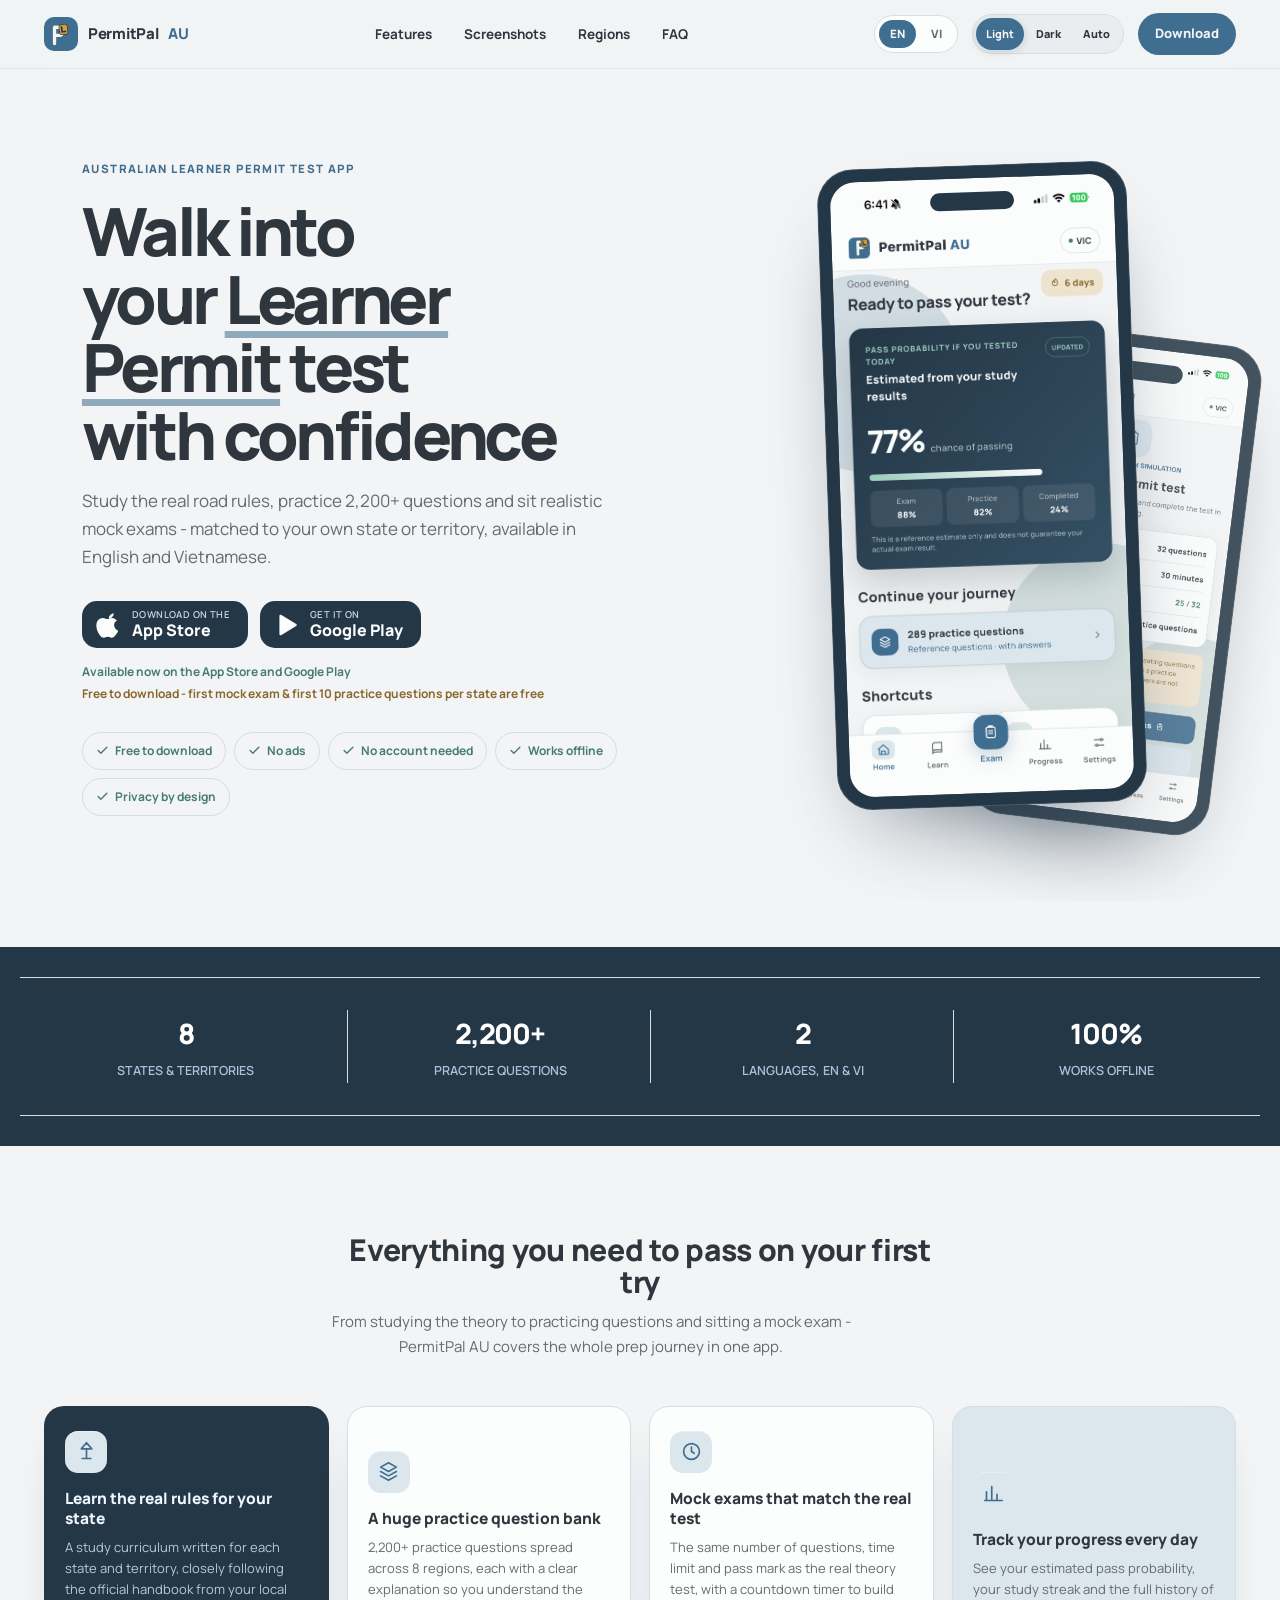
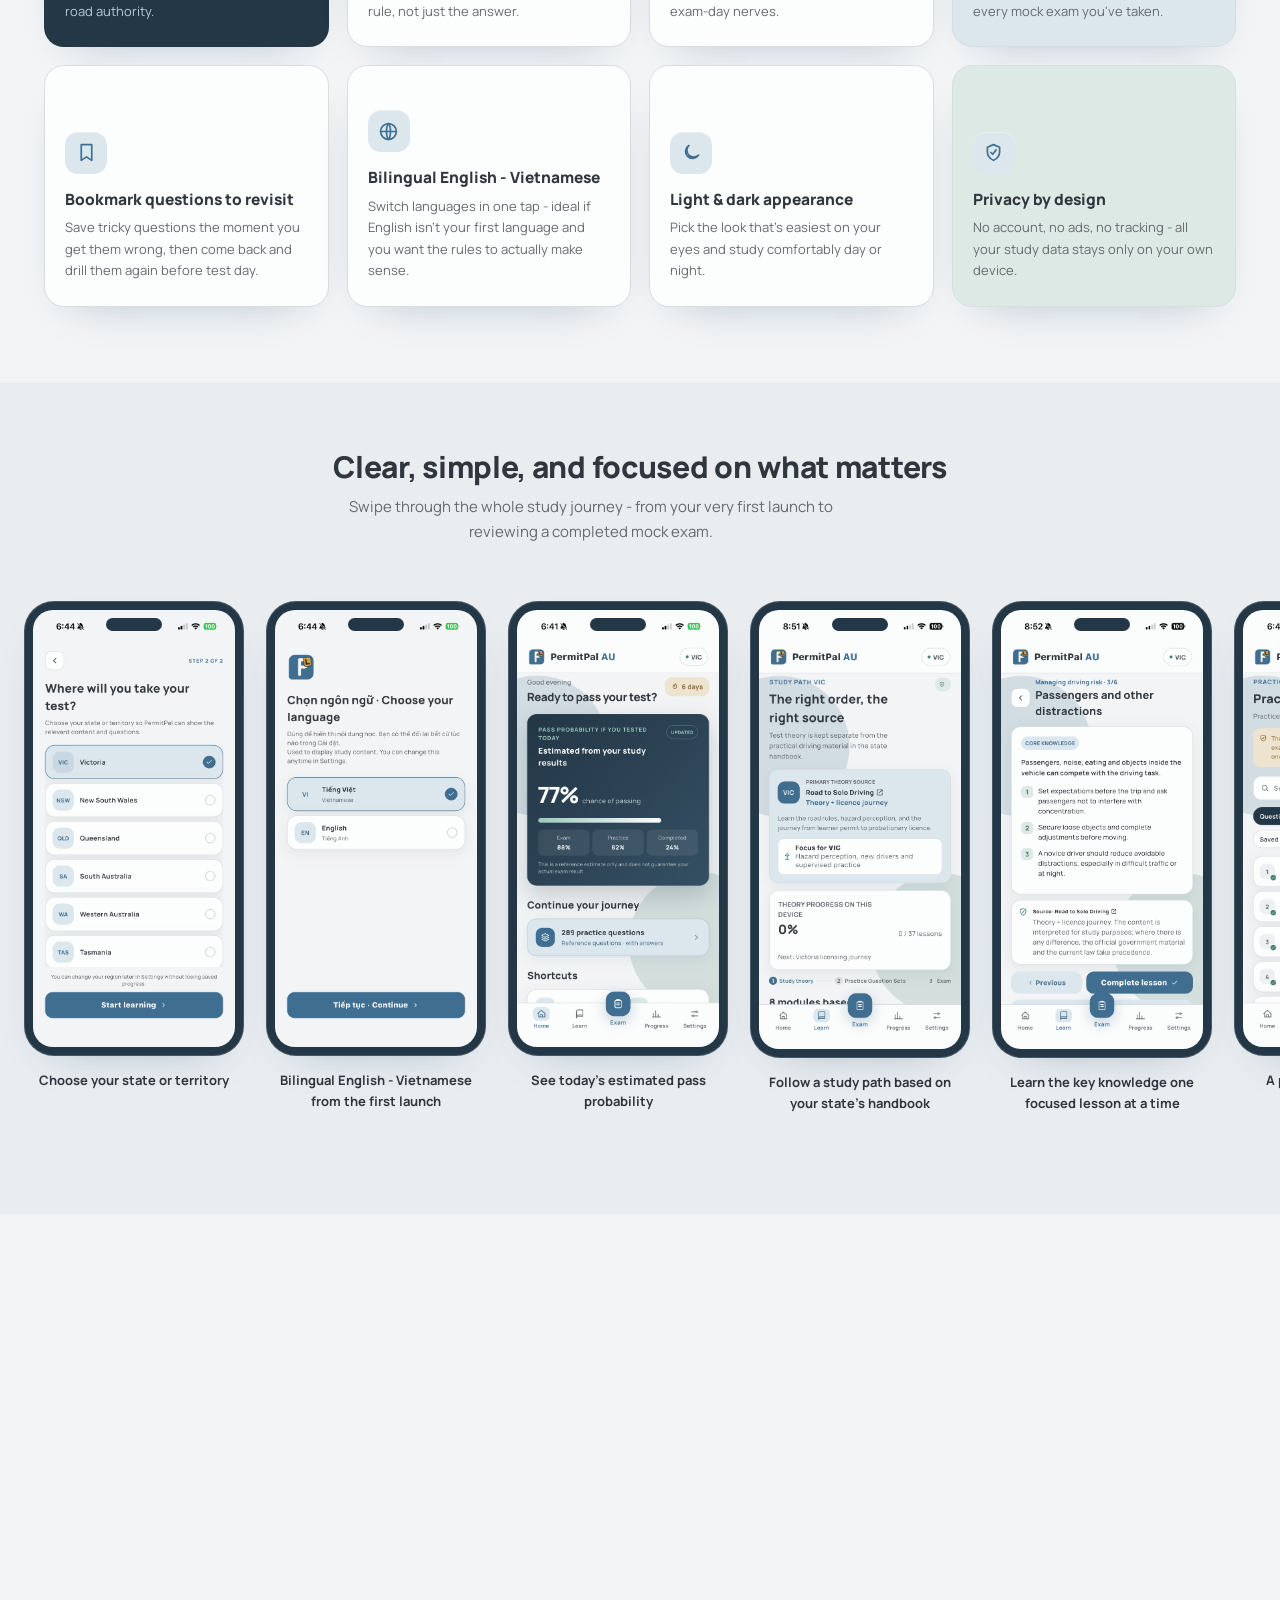
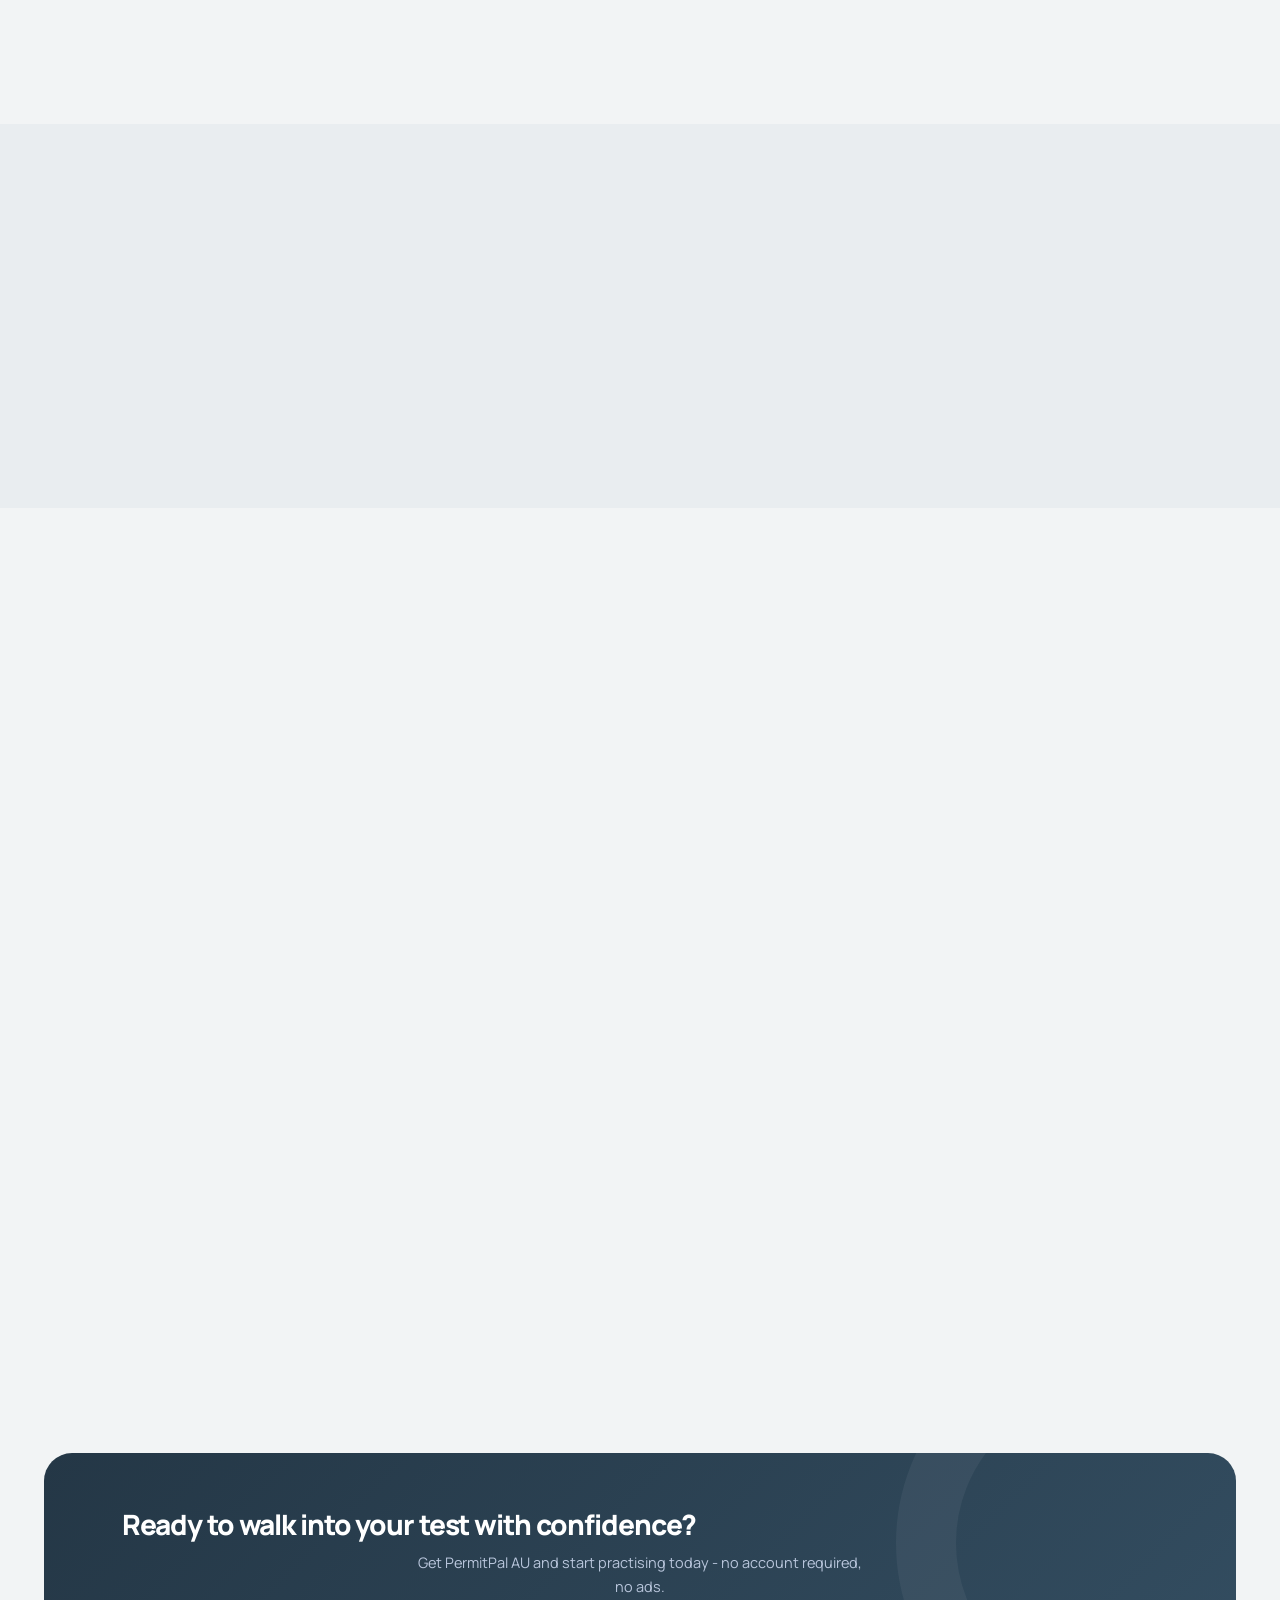
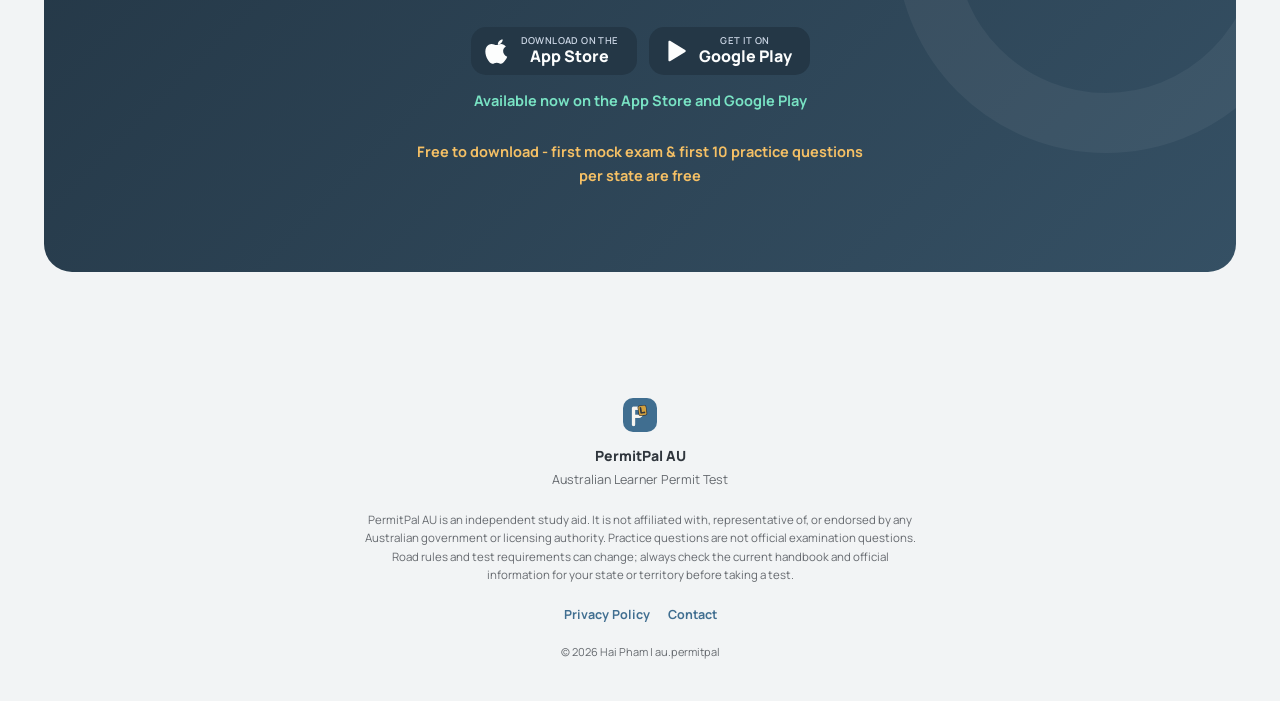
<file: index.html>
<!doctype html>
<html lang="en">
  <head>
    <meta charset="UTF-8" />
    <meta name="viewport" content="width=device-width, initial-scale=1.0" />
    <meta
      name="description"
      content="PermitPal AU - study and practice app for the Australian Learner Permit theory test, real content for all 8 states &amp; territories, bilingual English-Vietnamese, works fully offline."
    />
    <title>PermitPal AU - Australian Learner Permit Test prep, by state</title>
    <meta name="apple-itunes-app" content="app-id=6799612112" />
    <link
      rel="icon"
      type="image/png"
      sizes="32x32"
      href="/assets/favicon-32-7gtIOHCT.png"
    />
    <link
      rel="apple-touch-icon"
      sizes="180x180"
      href="/assets/apple-touch-icon-DotVtr8G.png"
    />
    <meta name="theme-color" content="#f2f4f5" />
    <script>
      try {
        var t = localStorage.getItem("permitpal-theme") || "light";
        if (t !== "system") document.documentElement.dataset.theme = t;
      } catch (e) {}
    </script>
    <script type="module" crossorigin src="/assets/main-BIEl1_uS.js"></script>
    <link rel="stylesheet" crossorigin href="/assets/style-BYxWeM2y.css">
  </head>
  <body>
    <div id="root"></div>
  </body>
</html>
</file>
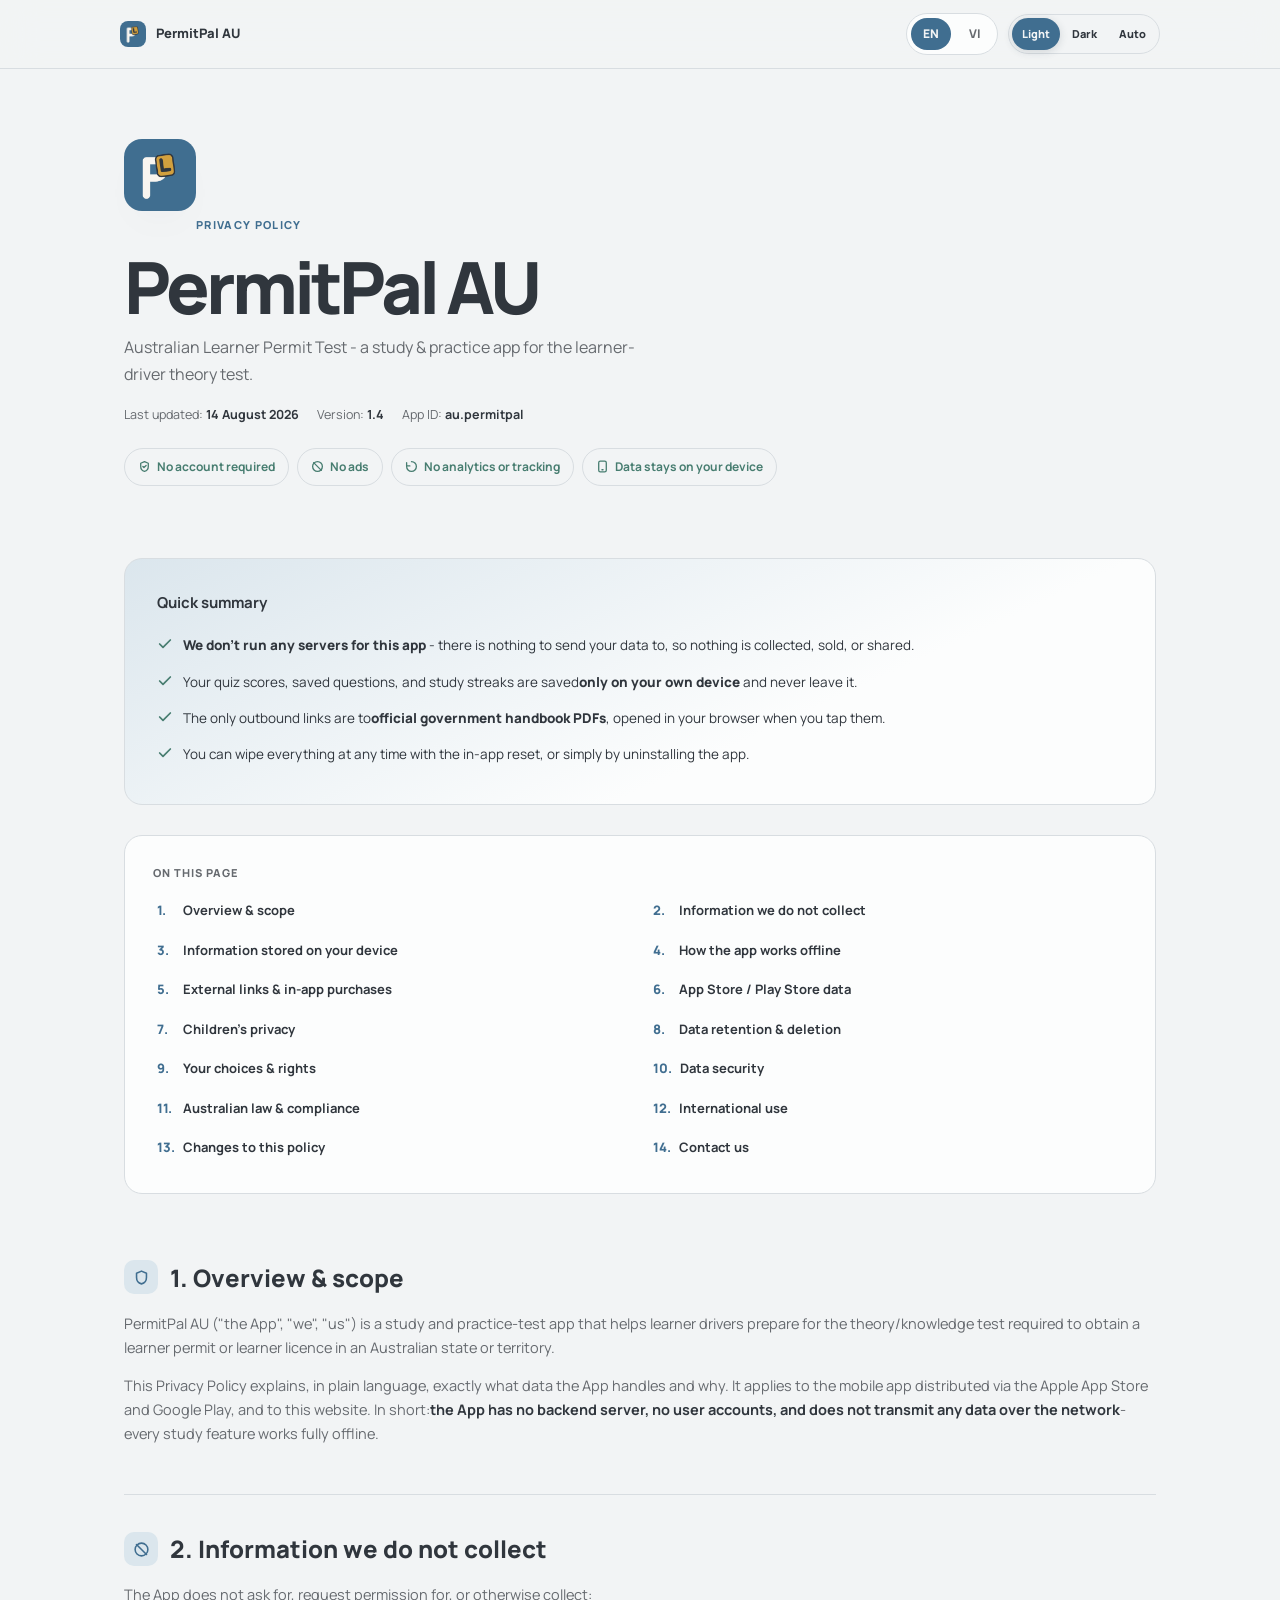
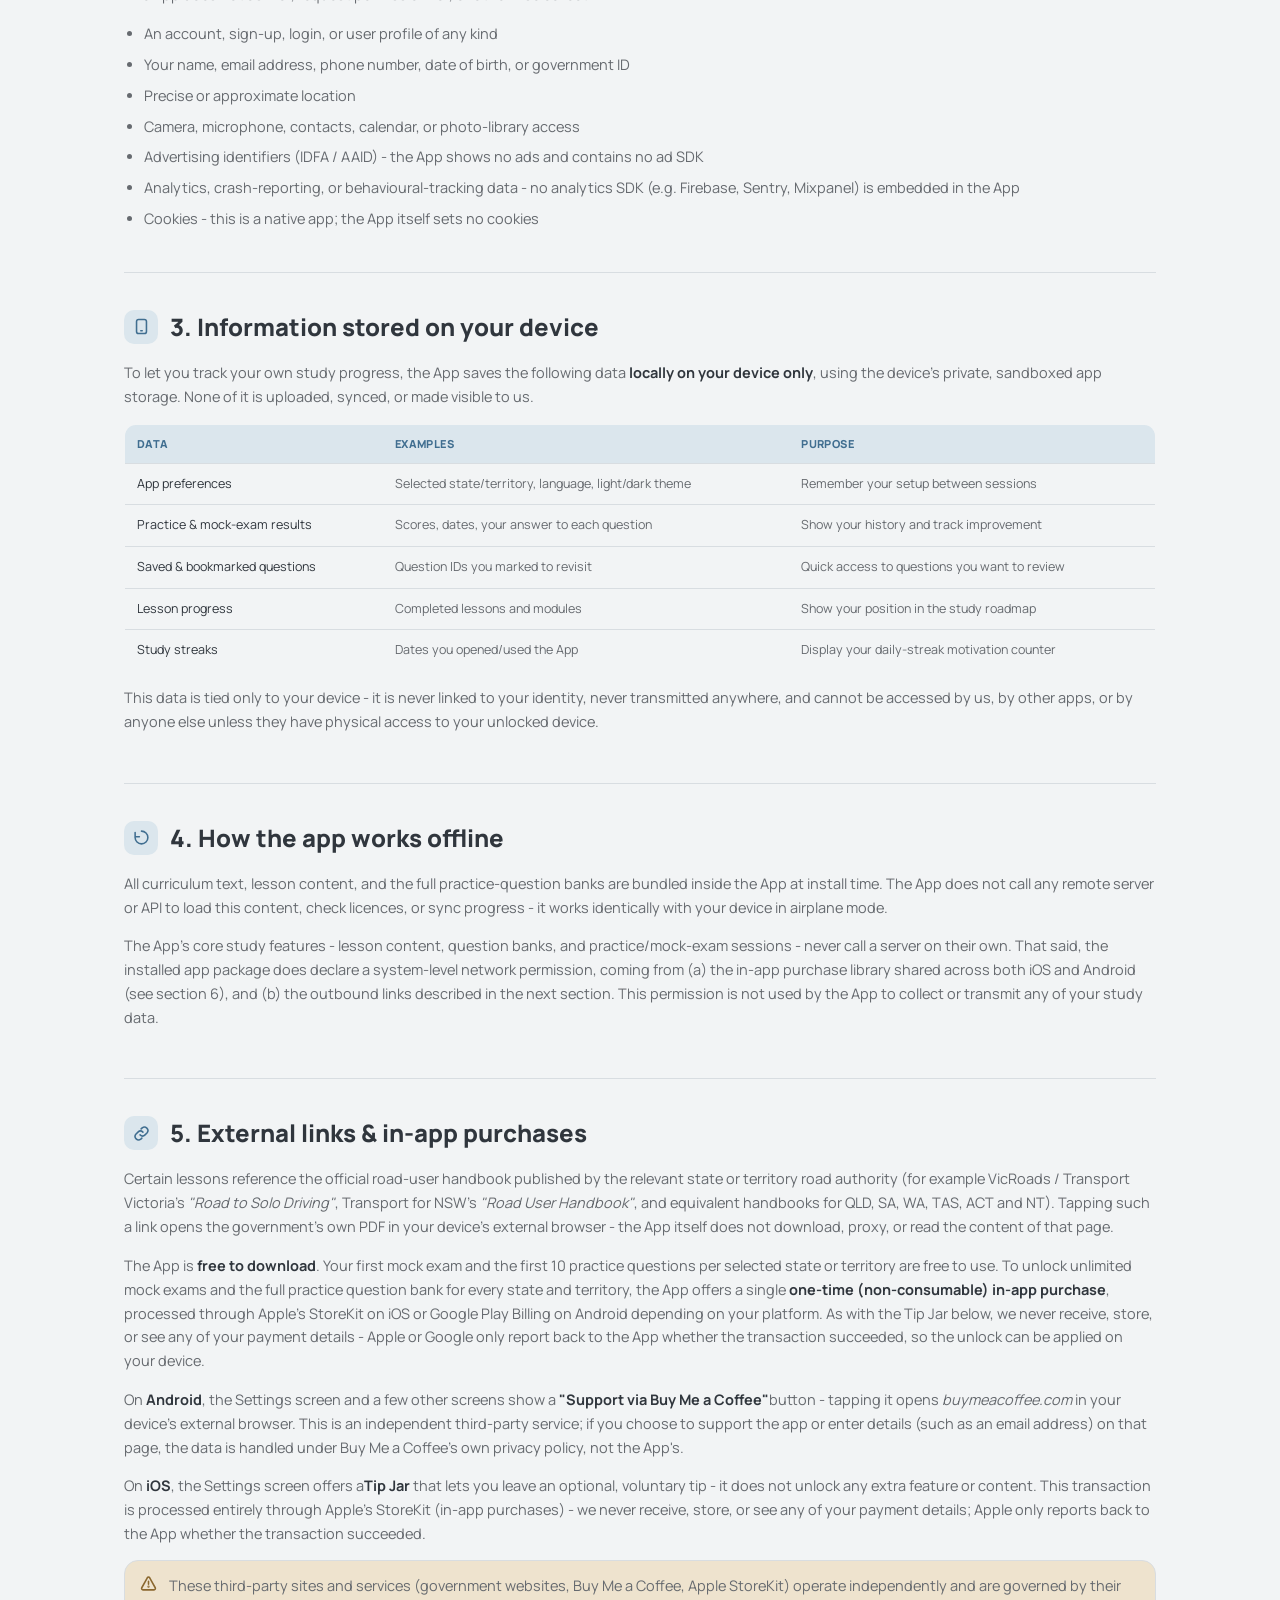
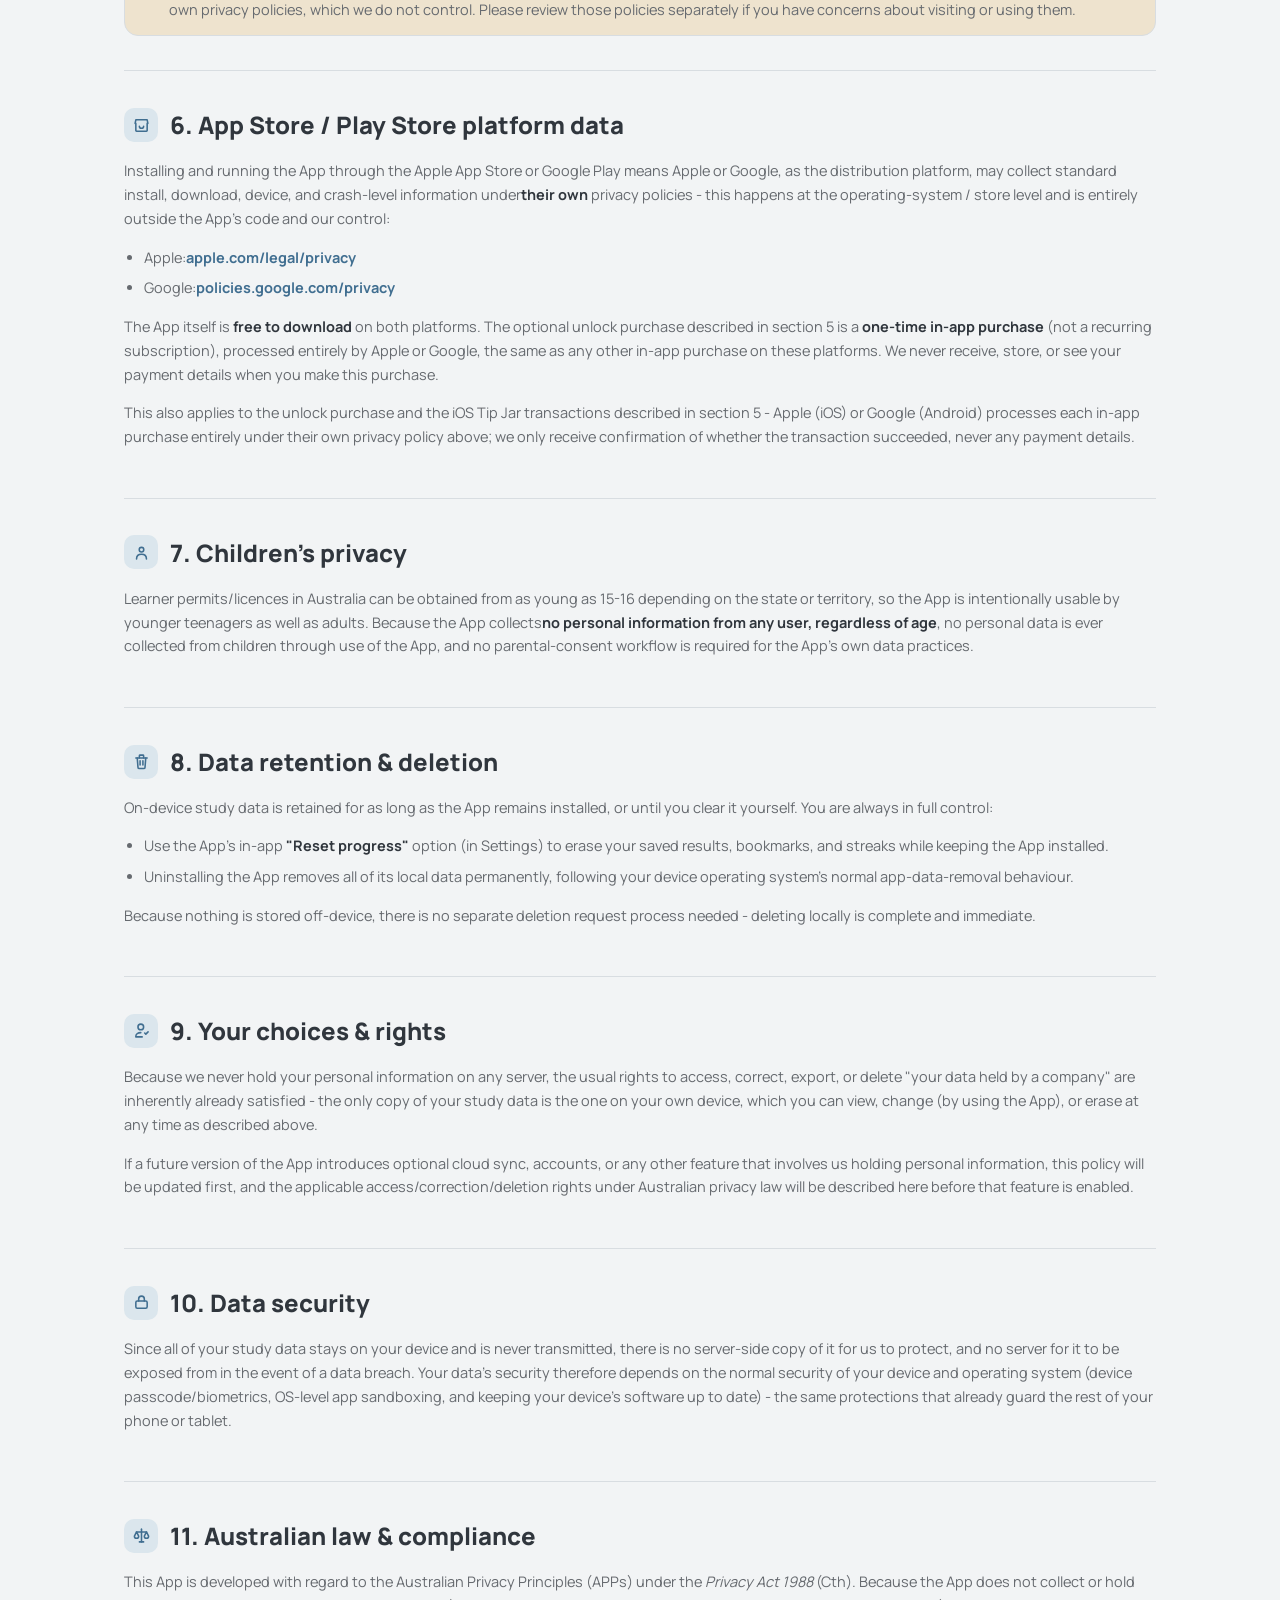
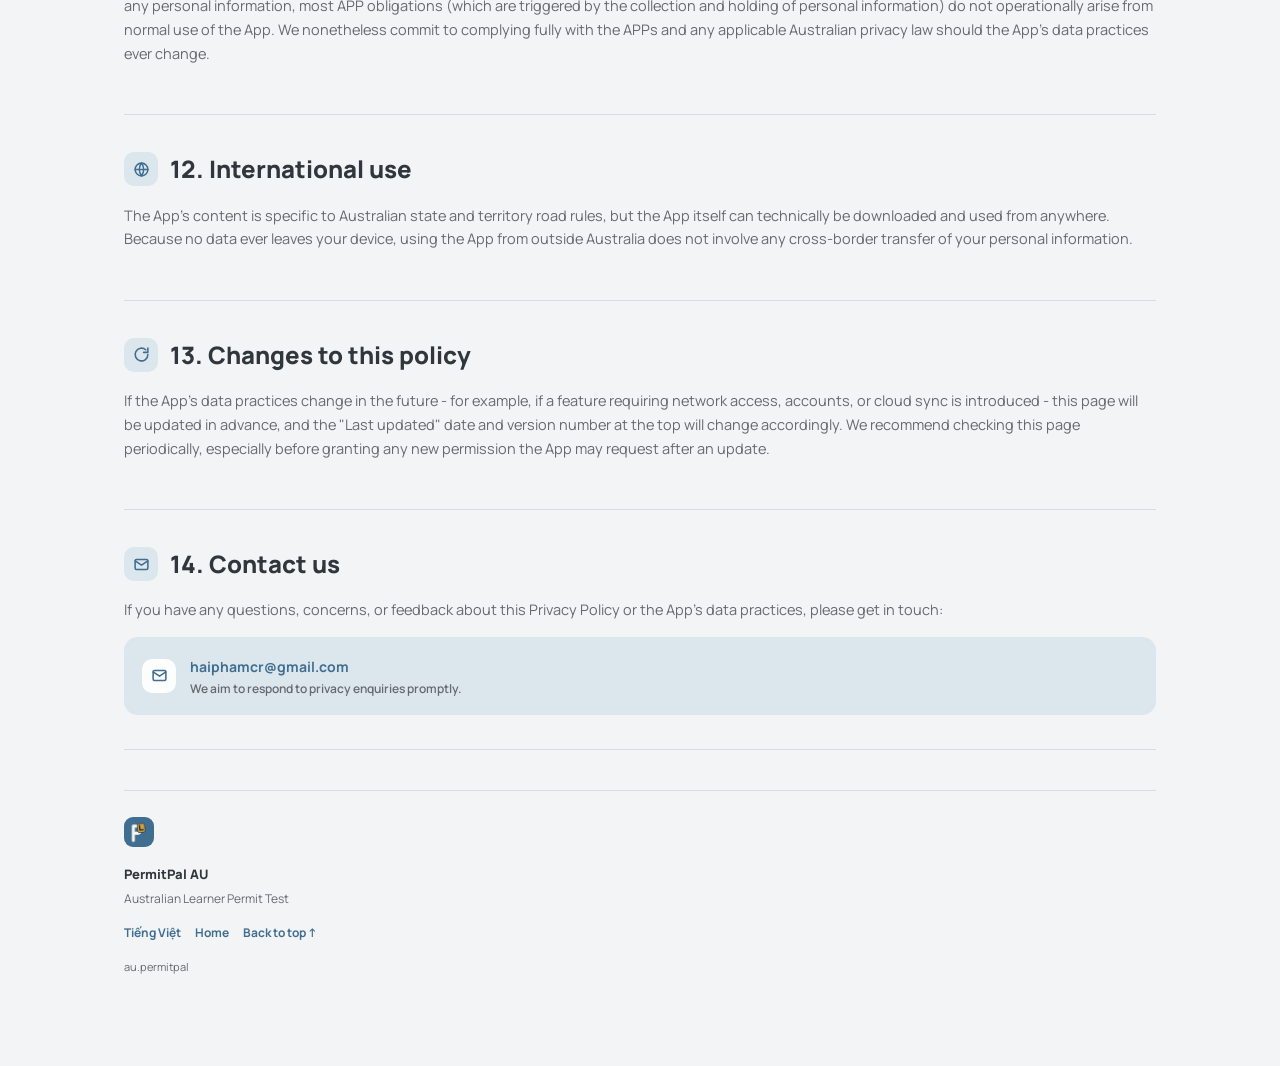
<file: privacy-policy-en.html>
<!doctype html>
<html lang="en">
  <head>
    <meta charset="UTF-8" />
    <meta name="viewport" content="width=device-width, initial-scale=1.0" />
    <title>Privacy Policy - PermitPal AU</title>
    <link
      rel="icon"
      type="image/png"
      sizes="32x32"
      href="/assets/favicon-32-7gtIOHCT.png"
    />
    <link
      rel="apple-touch-icon"
      sizes="180x180"
      href="/assets/apple-touch-icon-DotVtr8G.png"
    />
    <meta name="theme-color" content="#f2f4f5" />
    <script>
      try {
        var t = localStorage.getItem("permitpal-theme") || "light";
        if (t !== "system") document.documentElement.dataset.theme = t;
      } catch (e) {}
    </script>
    <script type="module" crossorigin src="/assets/main-BIEl1_uS.js"></script>
    <link rel="stylesheet" crossorigin href="/assets/policy-CAajFNbD.css">
  </head>
  <body>
    <div id="root"></div>
  </body>
</html>
</file>
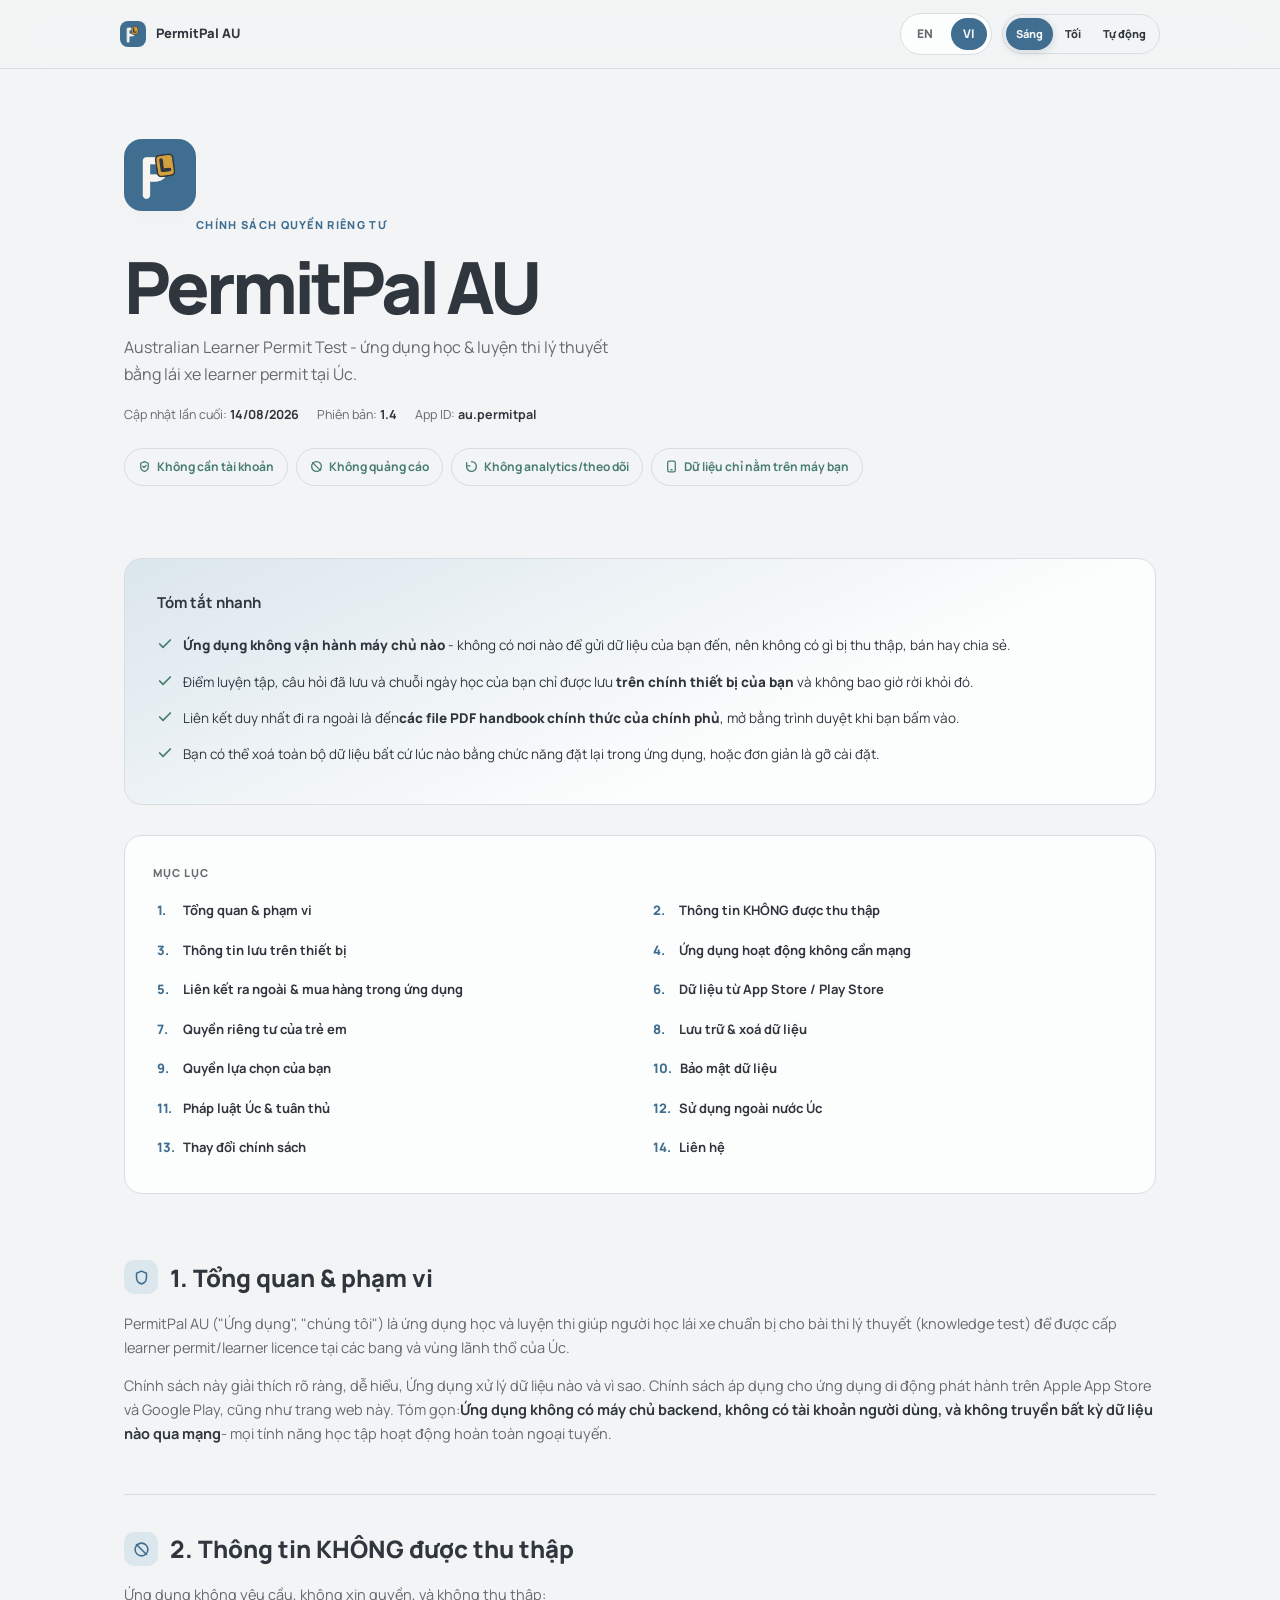
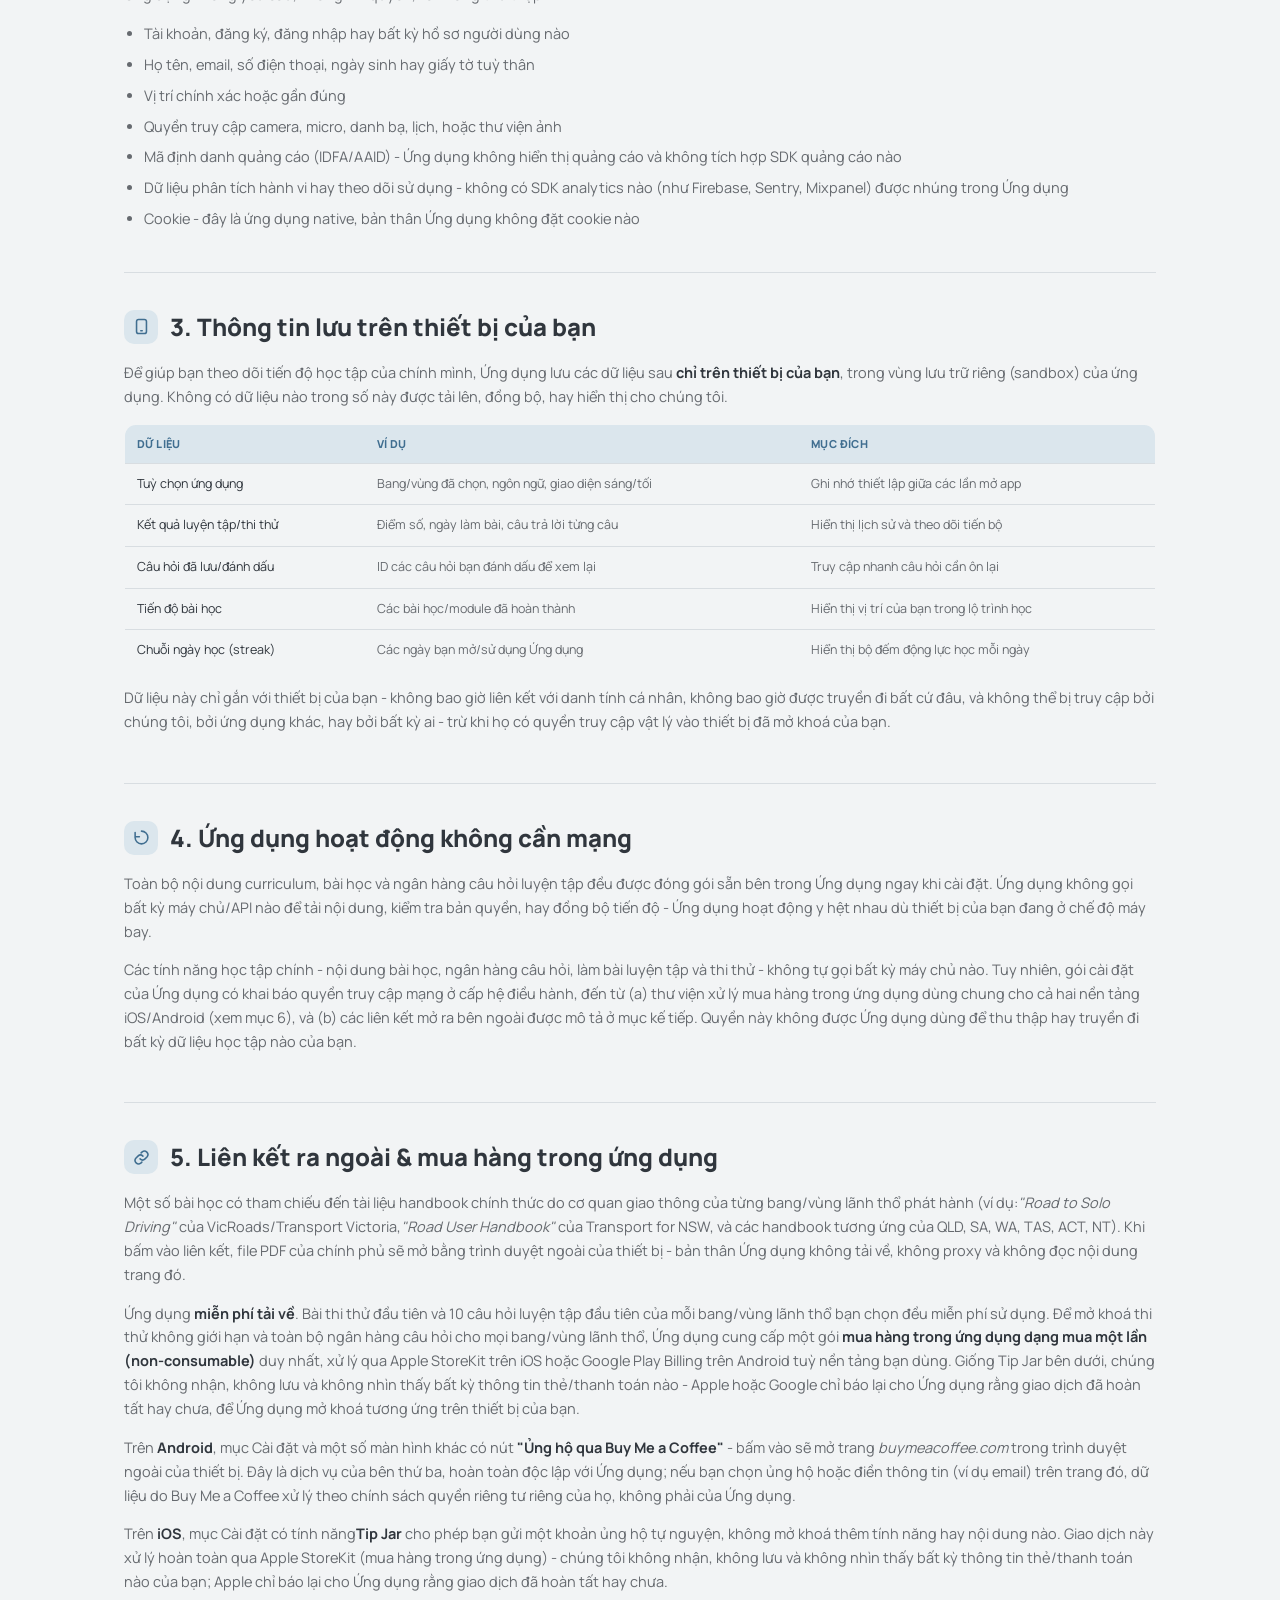
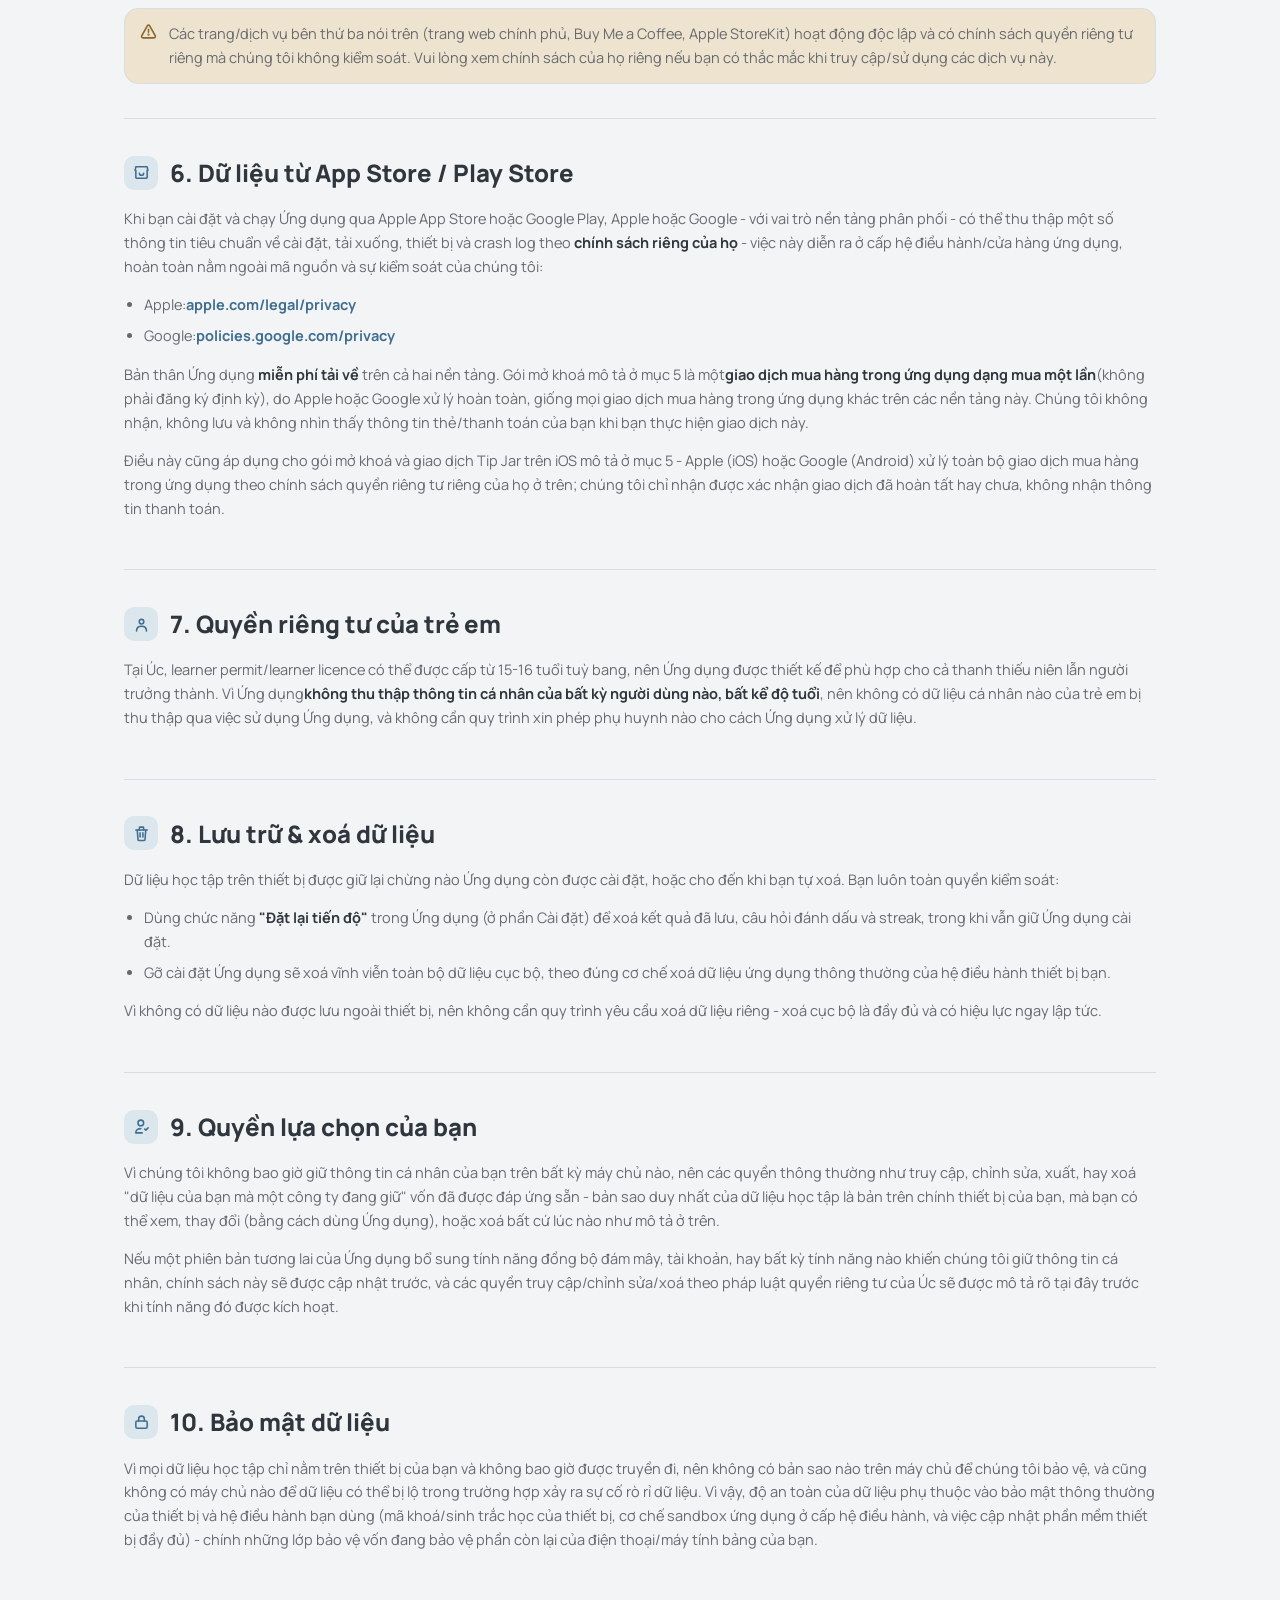
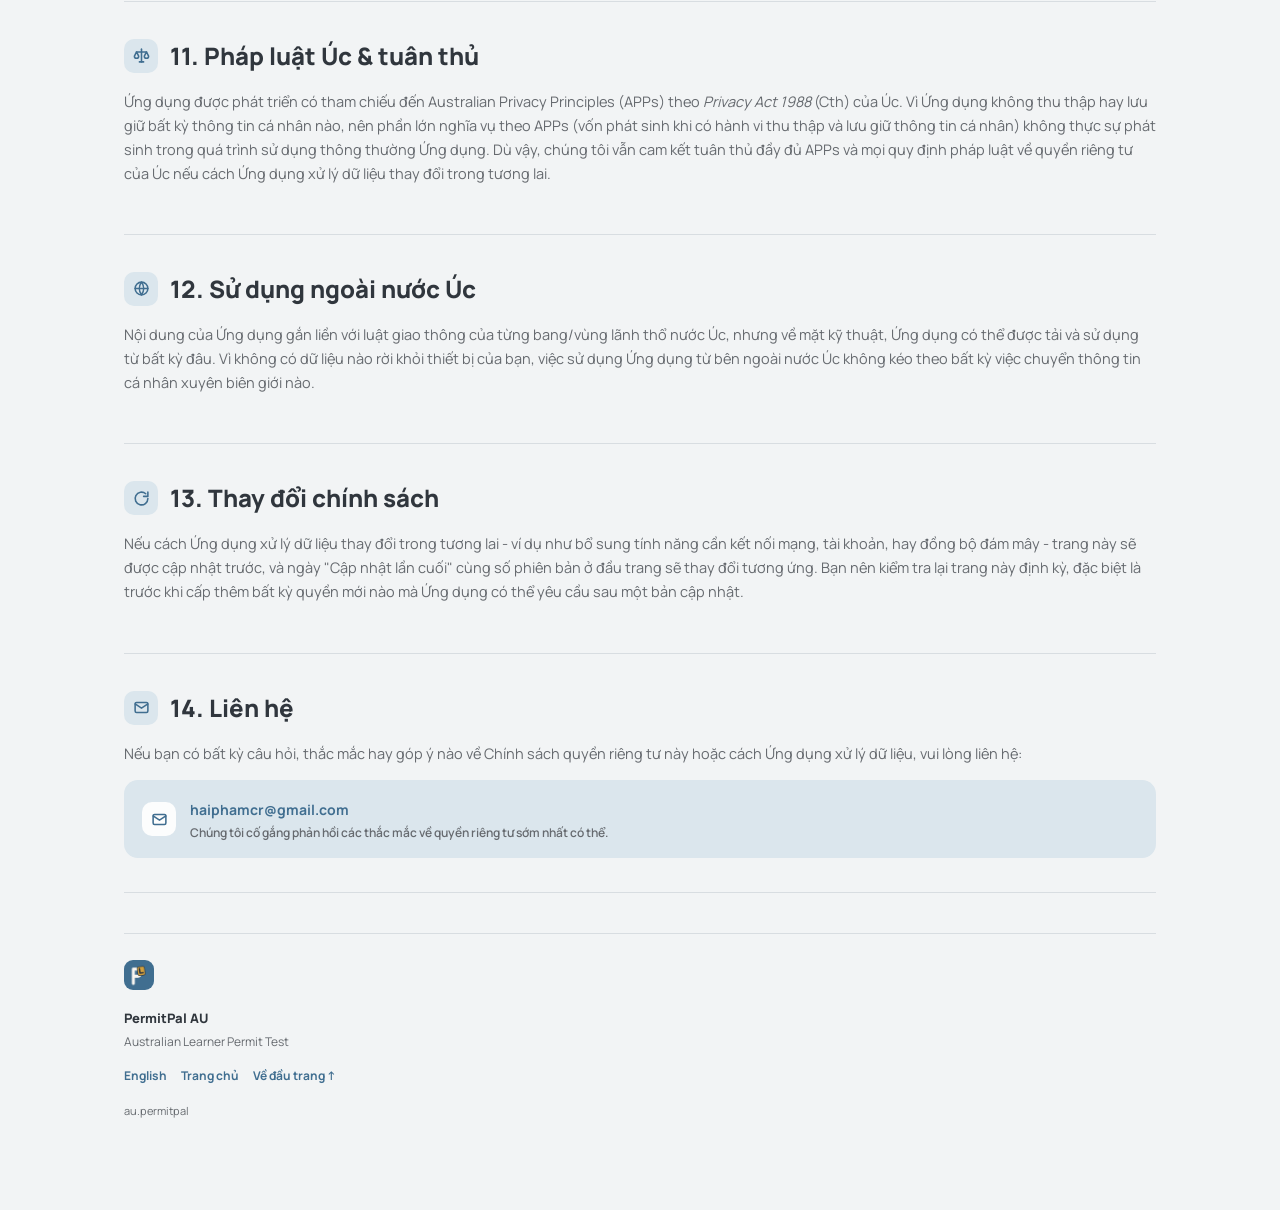
<file: privacy-policy.html>
<!doctype html>
<html lang="vi">
  <head>
    <meta charset="UTF-8" />
    <meta name="viewport" content="width=device-width, initial-scale=1.0" />
    <title>Chính sách quyền riêng tư - PermitPal AU</title>
    <link
      rel="icon"
      type="image/png"
      sizes="32x32"
      href="/assets/favicon-32-7gtIOHCT.png"
    />
    <link
      rel="apple-touch-icon"
      sizes="180x180"
      href="/assets/apple-touch-icon-DotVtr8G.png"
    />
    <meta name="theme-color" content="#f2f4f5" />
    <script>
      try {
        var t = localStorage.getItem("permitpal-theme") || "light";
        if (t !== "system") document.documentElement.dataset.theme = t;
      } catch (e) {}
    </script>
    <script type="module" crossorigin src="/assets/main-BIEl1_uS.js"></script>
    <link rel="stylesheet" crossorigin href="/assets/policy-CAajFNbD.css">
  </head>
  <body>
    <div id="root"></div>
  </body>
</html>
</file>
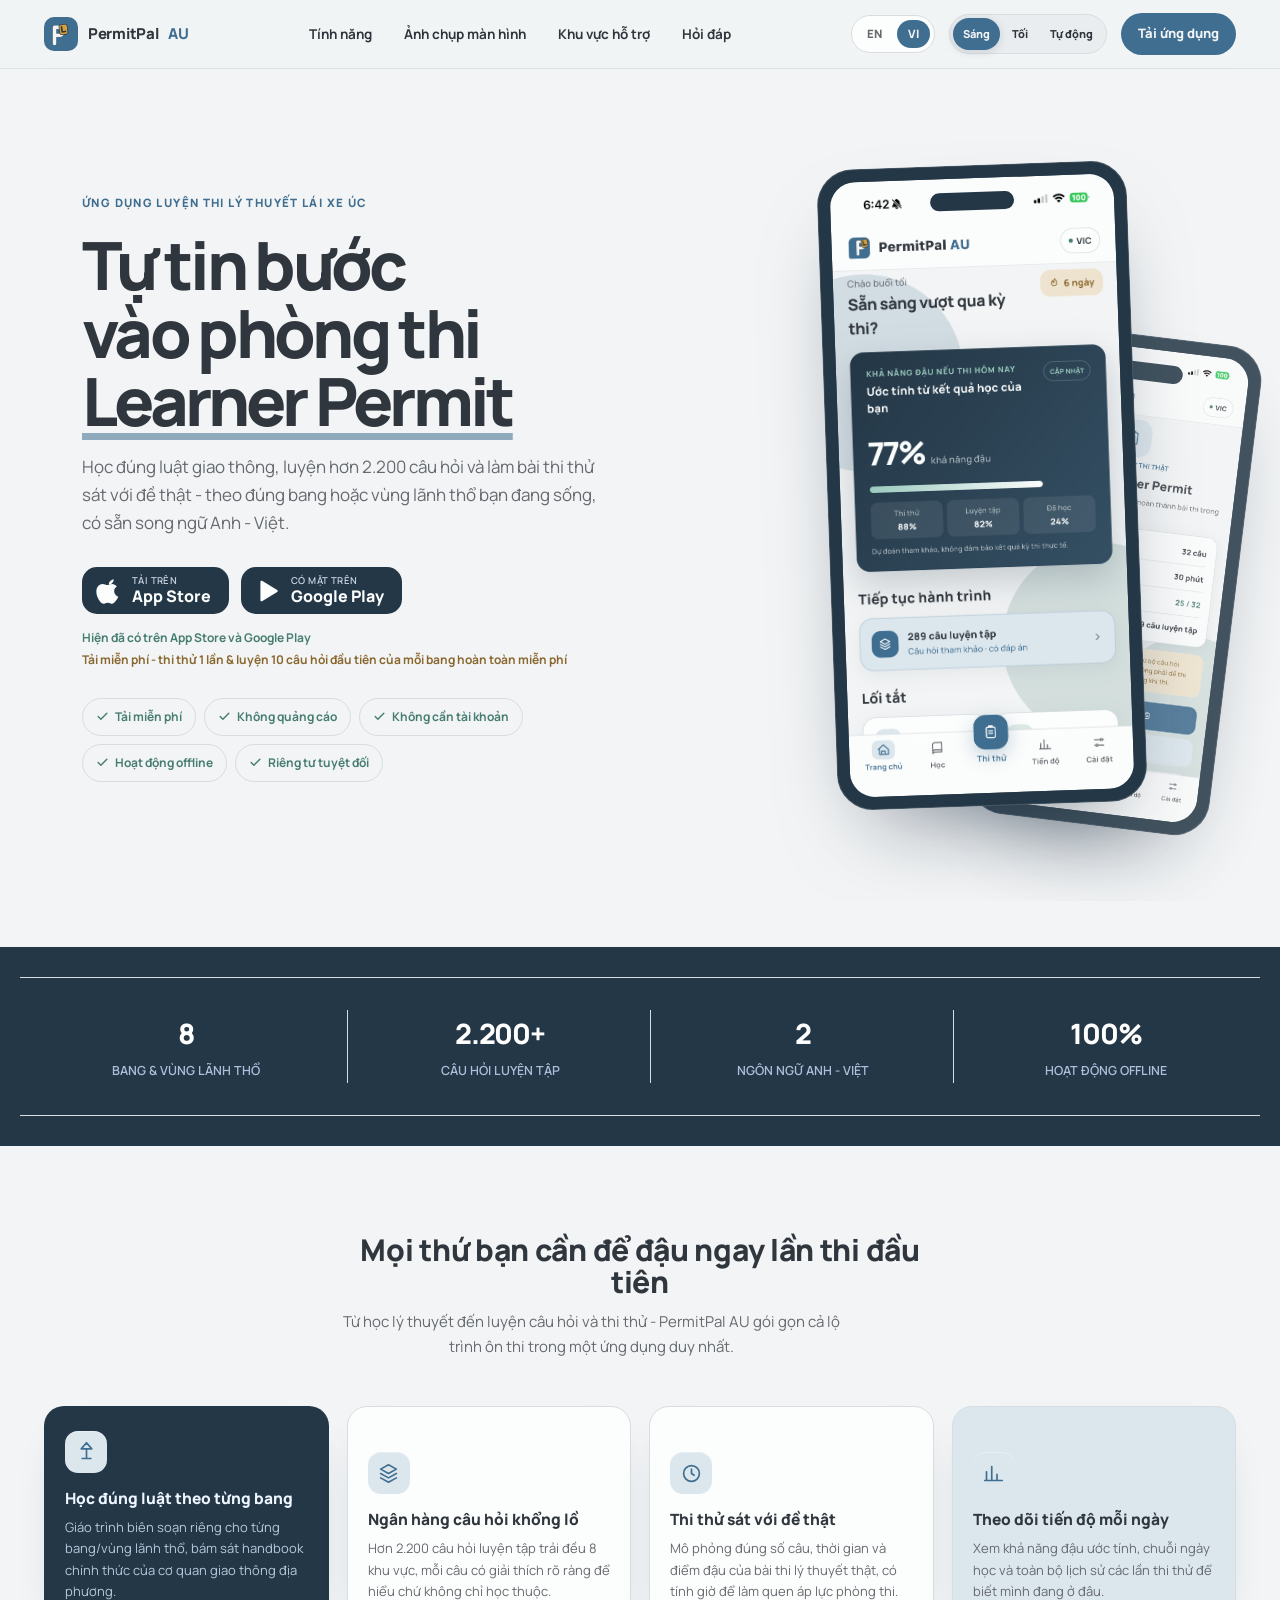
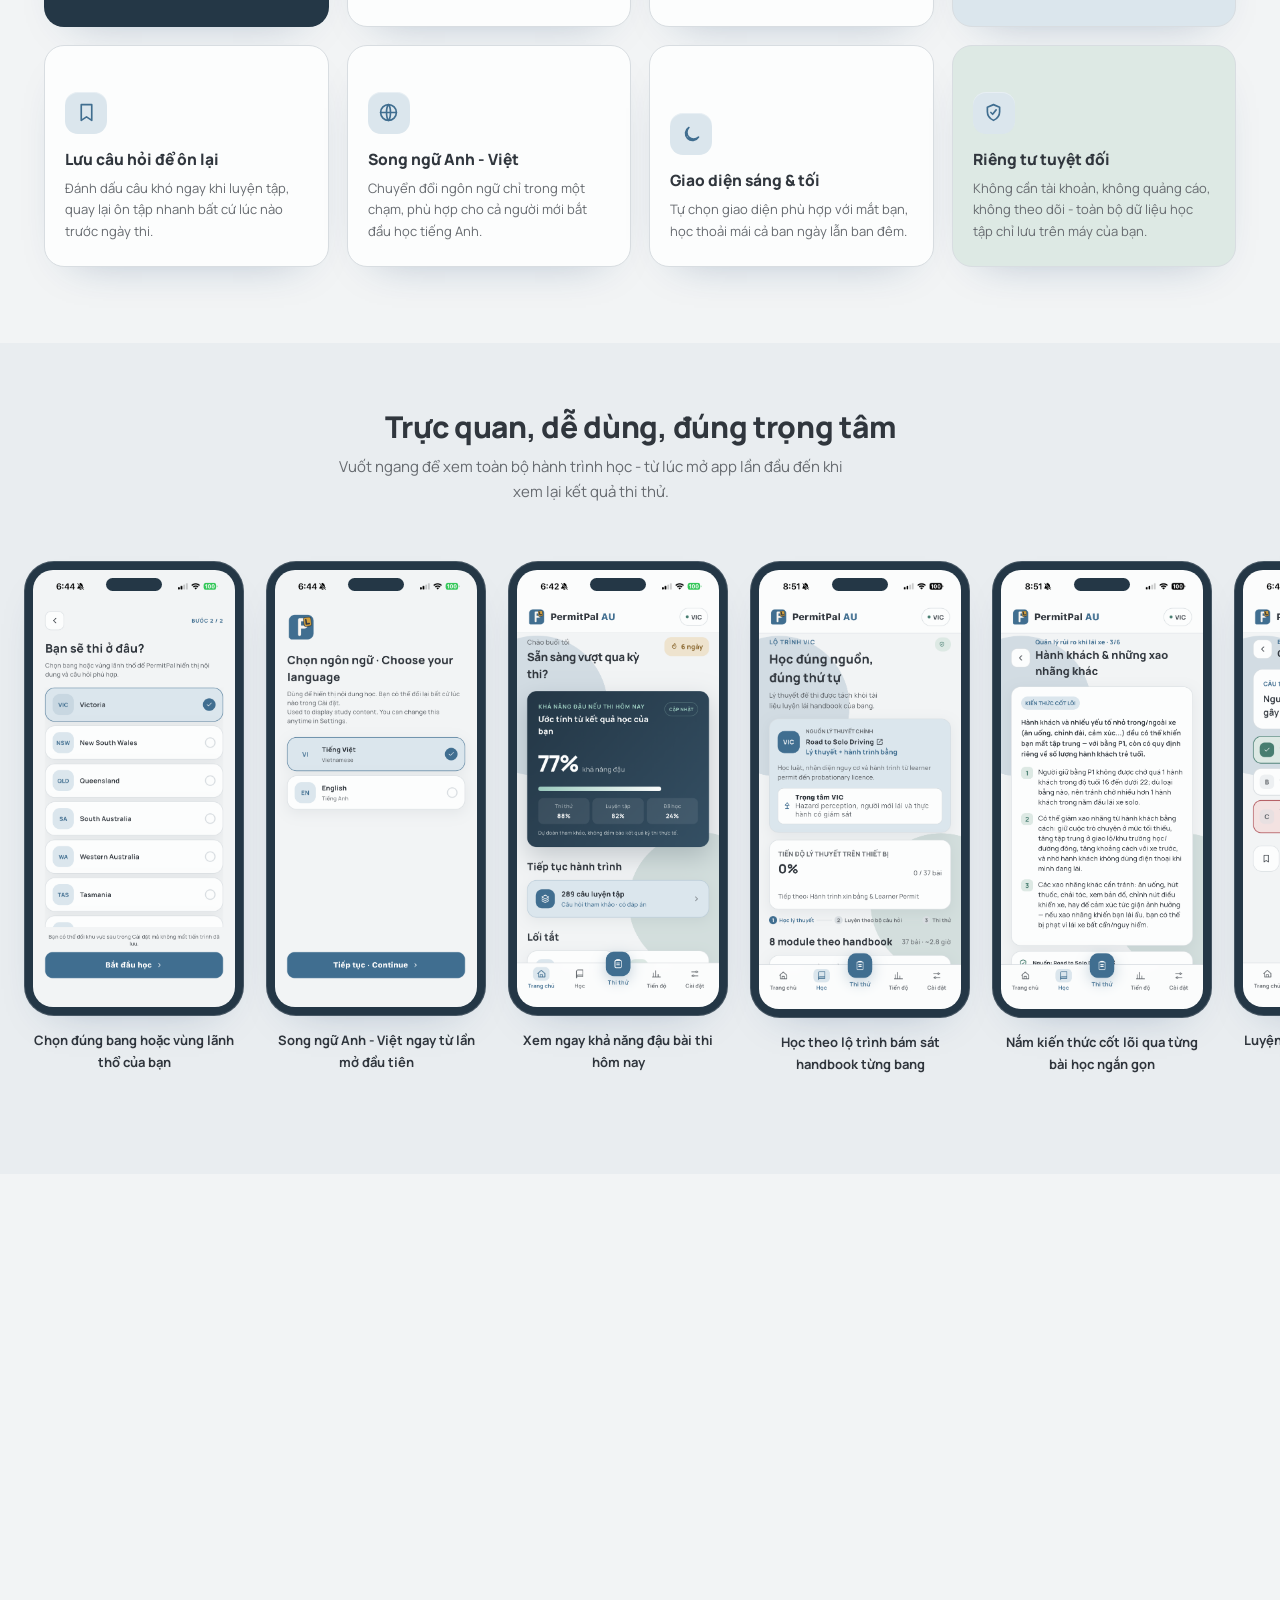
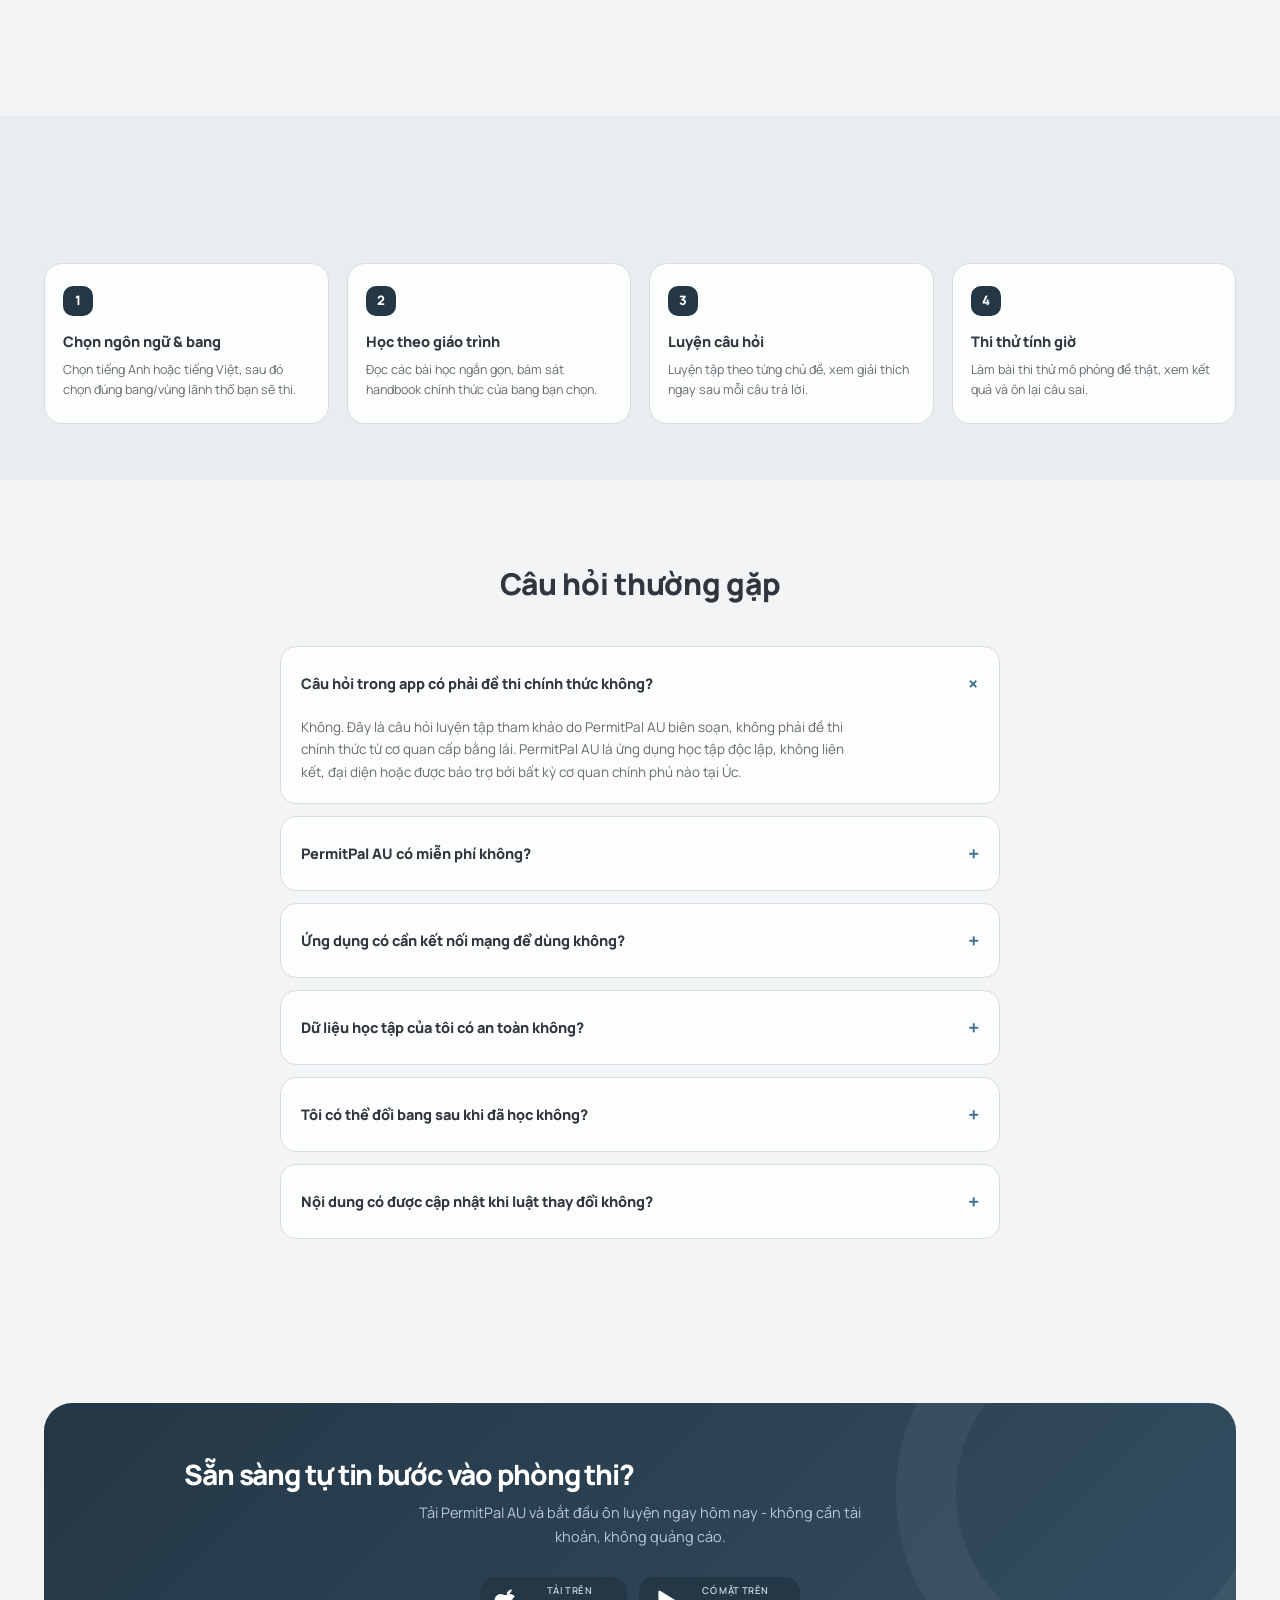
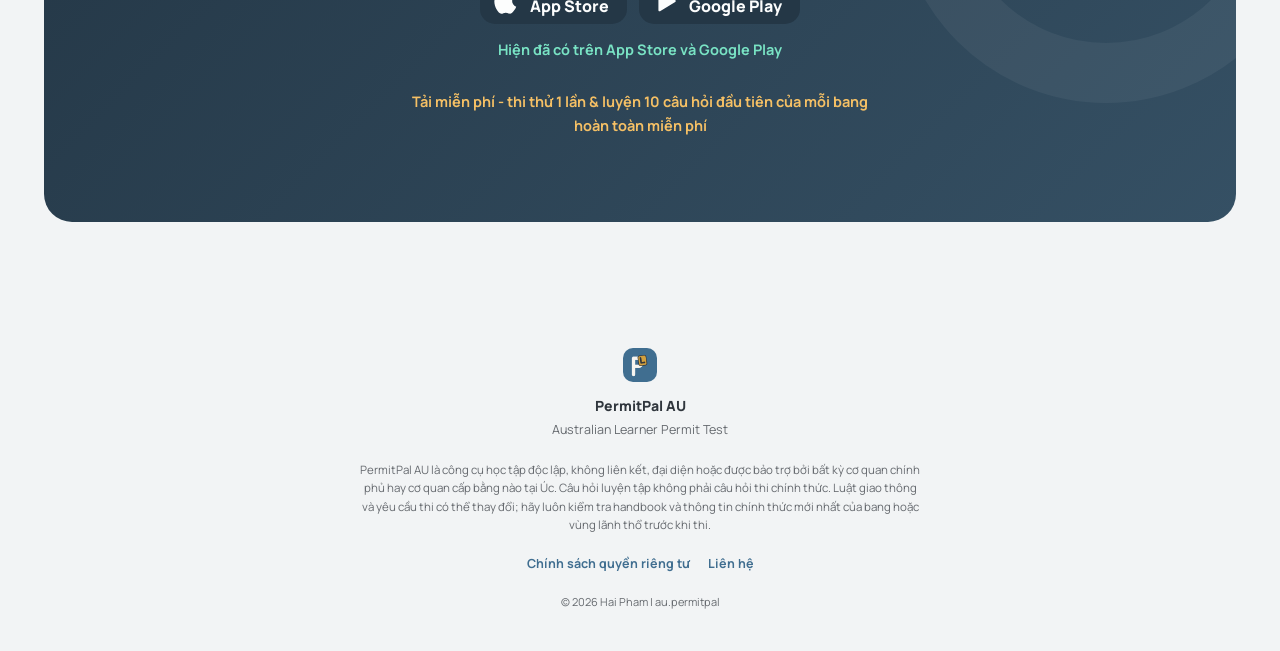
<file: vi.html>
<!doctype html>
<html lang="vi">
  <head>
    <meta charset="UTF-8" />
    <meta name="viewport" content="width=device-width, initial-scale=1.0" />
    <meta
      name="description"
      content="PermitPal AU - ứng dụng học và luyện thi lý thuyết Learner Permit Úc, nội dung cho cả 8 bang và vùng lãnh thổ, song ngữ Anh-Việt, hoạt động hoàn toàn ngoại tuyến."
    />
    <title>PermitPal AU - Ôn thi Learner Permit Úc theo từng bang</title>
    <meta name="apple-itunes-app" content="app-id=6799612112" />
    <link
      rel="icon"
      type="image/png"
      sizes="32x32"
      href="/assets/favicon-32-7gtIOHCT.png"
    />
    <link
      rel="apple-touch-icon"
      sizes="180x180"
      href="/assets/apple-touch-icon-DotVtr8G.png"
    />
    <meta name="theme-color" content="#f2f4f5" />
    <script>
      try {
        var t = localStorage.getItem("permitpal-theme") || "light";
        if (t !== "system") document.documentElement.dataset.theme = t;
      } catch (e) {}
    </script>
    <script type="module" crossorigin src="/assets/main-BIEl1_uS.js"></script>
    <link rel="stylesheet" crossorigin href="/assets/style-BYxWeM2y.css">
  </head>
  <body>
    <div id="root"></div>
  </body>
</html>
</file>
<file: assets/style-BYxWeM2y.css>
:root{--bg:#f4f7fb;--bg-alt:#edf2fa;--surface:#fff;--ink:#10243e;--muted:#66768a;--line:#e7ecf2;--blue:#246bfd;--blue2:#eaf1ff;--mint:#118365;--mint2:#e9fbf5;--amber:#b5790a;--amber2:#fdf1dd;--red:#ef5d67;--navy:#071a2f;--navy2:#113a61;--shadow:0 20px 45px -20px #10243e2e;--shadow-lg:0 30px 70px -25px #071a2f59}@media (prefers-color-scheme:dark){:root:not([data-theme=light]){--bg:#07111f;--bg-alt:#0c1c30;--surface:#101f31;--ink:#edf4fc;--muted:#91a2b7;--line:#24374c;--blue:#5b8cff;--blue2:#162d4e;--mint:#35d6a5;--mint2:#102f2c;--amber:#f5c065;--amber2:#2c2410;--red:#ff8790;--navy:#0b1827;--navy2:#0f2c49;--shadow:0 20px 45px -20px #0000008c;--shadow-lg:0 30px 70px -25px #0009}}:root[data-theme=dark]{--bg:#07111f;--bg-alt:#0c1c30;--surface:#101f31;--ink:#edf4fc;--muted:#91a2b7;--line:#24374c;--blue:#5b8cff;--blue2:#162d4e;--mint:#35d6a5;--mint2:#102f2c;--amber:#f5c065;--amber2:#2c2410;--red:#ff8790;--navy:#0b1827;--navy2:#0f2c49;--shadow:0 20px 45px -20px #0000008c;--shadow-lg:0 30px 70px -25px #0009}*{box-sizing:border-box}html{scroll-behavior:smooth}#download,#features,#screenshots,#regions,#faq{scroll-margin-top:90px}body{background:var(--bg);color:var(--ink);-webkit-font-smoothing:antialiased;margin:0;font-family:Manrope,-apple-system,BlinkMacSystemFont,Segoe UI,Roboto,Arial,sans-serif;line-height:1.65;overflow-x:hidden}a{color:var(--blue);font-weight:700;text-decoration:none}a:hover{text-decoration:underline}img{max-width:100%;display:block}.wrap{max-width:1120px;margin:0 auto;padding:0 24px}.topbar{z-index:30;-webkit-backdrop-filter:blur(10px);backdrop-filter:blur(10px);background:color-mix(in srgb, var(--bg) 86%, transparent);border-bottom:1px solid var(--line);position:sticky;top:0}.topbar-inner{justify-content:space-between;align-items:center;gap:16px;max-width:1120px;margin:0 auto;padding:14px 24px;display:flex}.brand{align-items:center;gap:10px;font-size:15px;font-weight:800;display:flex}.brand .au{color:var(--blue)}.topnav{align-items:center;gap:26px;display:flex}.topnav a{color:var(--ink);font-size:13.5px;font-weight:700}.topnav a:hover{color:var(--blue);text-decoration:none}.topbar-right{align-items:center;gap:14px;display:flex}.lang-switch{background:var(--surface);border:1px solid var(--line);border-radius:999px;align-items:center;gap:4px;padding:4px;display:flex}.lang-switch a,.lang-switch span{color:var(--muted);border-radius:999px;padding:5px 11px;font-size:11.5px;font-weight:800}.lang-switch .active{background:var(--blue);color:#fff}.lang-switch a:hover{background:var(--blue2);color:var(--blue);text-decoration:none}.topbar .cta-small{background:var(--navy);color:#fff;border-radius:999px;padding:10px 18px;font-size:13px;font-weight:800}.topbar .cta-small:hover{opacity:.9;text-decoration:none}@media (width<=760px){.topnav{display:none}}@media (width<=420px){.topbar-inner{gap:8px;padding:12px 16px}.brand{gap:7px;font-size:13px}.brand img{width:26px;height:26px}.topbar-right{gap:8px}.lang-switch a,.lang-switch span{padding:5px 8px;font-size:10.5px}.topbar .cta-small{padding:9px 13px;font-size:12px}}.hero{padding:56px 0 30px;position:relative;overflow:hidden}.hero-blob{filter:blur(60px);opacity:.35;z-index:0;border-radius:50%;position:absolute}.hero-blob.b1{background:var(--blue);width:380px;height:380px;top:-140px;left:-120px}.hero-blob.b2{background:var(--mint);opacity:.25;width:340px;height:340px;top:60px;right:-140px}.hero-inner{z-index:1;grid-template-columns:1.05fr .95fr;align-items:center;gap:40px;display:grid;position:relative}.hero-inner>div{min-width:0}@media (width<=900px){.hero-inner{text-align:center;grid-template-columns:minmax(0,1fr)}.hero-blob.b2{display:none}}.eyebrow{letter-spacing:1.2px;color:var(--blue);background:var(--blue2);border-radius:999px;align-items:center;gap:6px;margin-bottom:18px;padding:8px 15px;font-size:11.5px;font-weight:800;display:inline-flex}.hero h1{letter-spacing:-.02em;margin:0 0 18px;font-size:44px;font-weight:800;line-height:1.1}.hero h1 .hl{color:var(--blue)}.hero .subtitle{color:var(--muted);max-width:480px;margin:0 0 30px;font-size:16.5px}@media (width<=900px){.hero h1{font-size:34px}.hero .subtitle{margin:0 auto 30px}}.store-row{flex-wrap:wrap;gap:12px;margin-bottom:14px;display:flex}@media (width<=900px){.store-row{justify-content:center}}.store-badge{background:var(--navy);color:#fff;box-shadow:var(--shadow);border-radius:13px;align-items:center;gap:10px;padding:9px 18px 9px 14px;transition:transform .15s,opacity .15s;display:inline-flex;position:relative}.store-badge:hover{opacity:.92;text-decoration:none;transform:translateY(-2px)}.store-badge.disabled{cursor:default;opacity:.48;box-shadow:none;-webkit-user-select:none;user-select:none}.store-badge.disabled:hover{opacity:.48;transform:none}.store-badge svg{flex:none;width:26px;height:26px}.store-badge .label{flex-direction:column;line-height:1.15;display:flex}.store-badge .label .small{color:#c9d4e3;text-transform:uppercase;letter-spacing:.4px;font-size:9.5px;font-weight:600}.store-badge .label .big{font-size:16px;font-weight:800}.store-note{color:var(--amber);margin:2px 0 0;font-size:12px;font-weight:700}.store-note.light{color:#f5c065}.store-note.available{color:var(--mint)}.store-note.light.available{color:#79e3c4}@media (width<=900px){.store-note{text-align:center}}.trust-row{flex-wrap:wrap;gap:8px;margin-top:20px;display:flex}@media (width<=900px){.trust-row{justify-content:center}}.trust-pill{color:var(--mint);background:var(--mint2);border-radius:999px;align-items:center;gap:6px;padding:8px 13px;font-size:12px;font-weight:700;display:flex}.trust-pill svg{flex:none;width:13px;height:13px}.hero-visual{justify-content:center;display:flex;position:relative}.phone-stack{width:100%;max-width:340px;position:relative}.phone{background:var(--navy);box-shadow:var(--shadow-lg);border-radius:42px;padding:12px;position:relative}.phone img{border-radius:30px;width:100%;display:block}.phone:before{content:"";background:var(--navy);z-index:2;border-radius:999px;width:84px;height:20px;position:absolute;top:26px;left:50%;transform:translate(-50%)}.phone.behind{z-index:0;opacity:.85;width:78%;position:absolute;bottom:-6%;right:-10%;transform:rotate(6deg)}.phone.front{z-index:1;position:relative}@media (prefers-reduced-motion:no-preference){.phone-stack{animation:6s ease-in-out infinite phoneFloat}@keyframes phoneFloat{0%,to{transform:translateY(0)}50%{transform:translateY(-10px)}}}@font-face{font-family:Manrope;src:url(/assets/Manrope-FzEoaBTQ.ttf)format("truetype");font-style:normal;font-weight:400 800;font-display:swap}:root{--bg:#f2f4f5;--bg-alt:#e9edf0;--surface:#fcfdfd;--ink:#30363d;--muted:#666a6f;--line:#d8dde1;--blue:#406e90;--blue2:#dbe6ed;--mint:#477d70;--mint2:#dde9e4;--navy:#243746;--navy2:#355064;--shadow:0 18px 44px -30px #123b6961;--shadow-lg:0 42px 90px -42px #081b3194}@media (prefers-color-scheme:dark){:root:not([data-theme=light]){--bg:#202428;--bg-alt:#272d31;--surface:#2b3237;--ink:#e8e5df;--muted:#b6b1aa;--line:#424a50;--blue:#91b6d0;--blue2:#344957;--mint:#86b6aa;--mint2:#314740;--navy:#171d21;--navy2:#2e414f}}body{background:var(--bg)}.wrap,.topbar-inner{max-width:1240px}.topbar{border-bottom-color:color-mix(in srgb, var(--line) 72%, transparent);-webkit-backdrop-filter:blur(18px)saturate(140%);backdrop-filter:blur(18px)saturate(140%)}.topbar-inner{min-height:68px;padding-block:10px}.brand{letter-spacing:-.02em}.brand img{border-radius:10px;width:34px;height:34px}.topnav{gap:8px}.topnav a{border-radius:999px;padding:9px 12px}.topnav a:hover{background:var(--blue2)}.topbar .cta-small{background:var(--blue);padding:10px 17px}.topbar .cta-small:active,.store-badge:active{transform:translateY(1px)scale(.99)}.hero{align-items:center;min-height:calc(100dvh - 68px);padding:clamp(36px,6vh,72px) 0;display:grid}.hero-blob{display:none}.hero-inner{grid-template-columns:minmax(0,1.08fr) minmax(320px,.92fr);gap:clamp(38px,7vw,108px)}.hero-copy{padding-left:clamp(0px,3vw,38px)}.hero .eyebrow{letter-spacing:.12em;background:0 0;border-radius:0;padding:0}.hero h1{letter-spacing:-.055em;text-wrap:balance;max-width:720px;font-size:clamp(42px,5.2vw,72px);line-height:1.02}.hero h1 .hl{color:inherit;text-decoration:underline;-webkit-text-decoration-color:color-mix(in srgb, var(--blue) 55%, transparent);text-decoration-color:color-mix(in srgb, var(--blue) 55%, transparent);text-underline-offset:.1em;text-decoration-thickness:.11em}.hero .subtitle{max-width:53ch;font-size:17px}.store-badge{box-shadow:none;border-radius:15px}.store-badge:not(.disabled){background:var(--blue)}.trust-row{max-width:540px;margin-top:28px}.trust-pill{border:1px solid var(--line);background:0 0}.hero-visual{align-items:center;min-height:600px}.phone-stack{max-width:310px;transform:rotate(-2deg)}.phone{border:1px solid #ffffff29;border-radius:36px}.phone img{border-radius:25px}.phone.behind{bottom:-4%;right:-31%;transform:rotate(9deg)}.phone:before{height:18px}.stats-strip{color:var(--ink);background:0 0;margin:0;padding:0}.stats-strip .wrap{text-align:left;border-top:1px solid var(--line);border-bottom:1px solid var(--line);grid-template-columns:1.3fr .9fr 1fr 1.15fr;padding-block:32px}.stat-item{border-left:1px solid var(--line);padding-left:22px}.stat-item:first-child{border-left:0;padding-left:0}.stat-item strong{letter-spacing:-.04em;font-size:34px}.stat-item span{color:var(--muted)}.section-head .eyebrow{display:none}.section-head h2{letter-spacing:-.04em;font-size:clamp(32px,4vw,52px);line-height:1.08}.section-head p{max-width:58ch;font-size:16px}.feature-grid{grid-template-columns:1.45fr .8fr .8fr;grid-auto-flow:dense;gap:16px}.feature-card{min-height:230px;box-shadow:none;border-radius:18px;flex-direction:column;justify-content:flex-end;padding:28px;display:flex}.feature-card:first-child,.feature-card:nth-child(4),.feature-card:nth-child(8){grid-row:span 2;min-height:476px}.feature-card:first-child{background:var(--navy);color:#eef6ff;border-color:#0000}.feature-card:first-child p{color:#b8c9dd}.feature-card:nth-child(4){background:var(--blue2)}.feature-card:nth-child(8){background:var(--mint2)}.feature-card .icon-chip{box-shadow:none}.feature-card h3{font-size:18px;line-height:1.28}.feature-card p{font-size:13.5px}.feature-card:hover{box-shadow:var(--shadow);transform:translateY(-3px)}.showcase-scroll{gap:28px;padding-inline:max(24px,50vw - 596px);scroll-padding-inline:max(24px,50vw - 596px)}.showcase-item{text-align:left;width:246px}.showcase-item p{padding:0;font-size:13px}.showcase-item .phone{box-shadow:var(--shadow)}.region-grid{grid-template-columns:1.35fr 1fr 1fr;gap:12px}.region-chip{box-shadow:none;border-radius:18px;min-height:94px}.region-chip:first-child,.region-chip:nth-child(5){grid-row:span 2}.region-chip .code{border-radius:12px}.step-card{border:0;border-bottom:1px solid var(--line);background:0 0;border-radius:0;padding:30px 0}.step-card:nth-child(odd){padding-right:44px}.step-card:nth-child(2n){border-left:1px solid var(--line);padding-left:44px}.step-card .num{background:var(--blue);border-radius:10px}.step-card h3{font-size:18px}.faq-item{background:0 0;border-width:0 0 1px;border-radius:0;padding:4px 0}.faq-item summary{padding-block:22px;font-size:17px}.faq-item p{max-width:68ch;font-size:14px}.final-cta{text-align:left;border-radius:18px;padding:clamp(42px,6vw,74px)}.final-cta h2{letter-spacing:-.04em;max-width:650px;font-size:clamp(32px,4vw,52px);line-height:1.08}.final-cta p{margin-inline:0}footer{text-align:left}footer img.logo{margin-inline:0}footer .disclaimer{max-width:72ch;margin-inline:0}footer .links{justify-content:flex-start}@media (width<=900px){.hero{min-height:auto}.hero-inner{text-align:left;grid-template-columns:1fr}.hero .subtitle{margin-inline:0}.store-row,.trust-row{justify-content:flex-start}.store-note{text-align:left}.hero-visual{min-height:500px}.feature-grid{grid-template-columns:1fr 1fr}.feature-card:nth-child(n){grid-row:auto;min-height:250px}.region-grid{grid-template-columns:1fr 1fr}.region-chip:nth-child(n){grid-row:auto}}@media (width<=700px){.wrap{padding-inline:18px}.hero{padding-top:38px}.hero h1{font-size:clamp(39px,12vw,54px)}.hero-visual{min-height:430px;overflow:hidden}.phone-stack{max-width:230px}.phone.behind{right:-25%}.stats-strip .wrap{grid-template-columns:1fr 1fr;gap:24px 12px}.stat-item,.stat-item:first-child{border-left:1px solid var(--line);padding-left:14px}.feature-grid,.region-grid,.steps{grid-template-columns:1fr}.feature-card:nth-child(n){min-height:220px}.step-card:nth-child(n){border-left:0;padding:24px 0}.final-cta{padding:40px 24px}}.stats-strip{background:var(--navy);color:#fff;margin-top:46px;padding:30px 0}.stats-strip .wrap{text-align:center;grid-template-columns:repeat(4,1fr);gap:20px;display:grid}@media (width<=700px){.stats-strip .wrap{grid-template-columns:repeat(2,1fr)}}.stat-item strong{font-size:28px;font-weight:800;display:block}.stat-item span{color:#aebedb;font-size:12.5px;font-weight:600}.section{padding:76px 0}.section.tight{padding:56px 0}.section.alt{background:var(--bg-alt)}.section-head{text-align:center;max-width:620px;margin:0 auto 46px}.section-head h2{letter-spacing:-.01em;margin:12px 0;font-size:30px;font-weight:800}.section-head p{color:var(--muted);margin:0;font-size:15px}.feature-grid{grid-template-columns:repeat(4,1fr);gap:18px;display:grid}.feature-grid>*,.region-grid>*,.steps>*{min-width:0}@media (width<=980px){.feature-grid{grid-template-columns:repeat(2,1fr)}}@media (width<=560px){.feature-grid{grid-template-columns:1fr}}.feature-card{background:var(--surface);border:1px solid var(--line);box-shadow:var(--shadow);border-radius:20px;padding:24px 20px;transition:transform .25s,box-shadow .25s,border-color .25s}.feature-card:hover{box-shadow:var(--shadow-lg);border-color:color-mix(in srgb, var(--blue) 35%, var(--line));transform:translateY(-4px)}.feature-card .icon-chip{background:var(--blue2);width:42px;height:42px;color:var(--blue);border-radius:13px;justify-content:center;align-items:center;margin-bottom:16px;transition:transform .25s;display:flex;box-shadow:inset 0 1px #ffffff59}.feature-card:hover .icon-chip{transform:scale(1.08)rotate(-4deg)}.feature-card .icon-chip svg{width:21px;height:21px}.feature-card h3{margin:0 0 8px;font-size:15.5px;font-weight:800}.feature-card p{color:var(--muted);margin:0;font-size:13px}.showcase-scroll{scroll-snap-type:x mandatory;-webkit-overflow-scrolling:touch;gap:22px;padding:10px 24px 30px;display:flex;overflow-x:auto}.showcase-scroll::-webkit-scrollbar{height:8px}.showcase-scroll::-webkit-scrollbar-thumb{background:var(--line);border-radius:99px}.showcase-item{scroll-snap-align:start;text-align:center;flex:none;width:220px}.showcase-item .phone{border-radius:30px;padding:8px;transition:transform .3s}.showcase-item:hover .phone{transform:translateY(-6px)scale(1.02)}.showcase-item .phone img{border-radius:20px}.showcase-item .phone:before{width:56px;height:13px;top:16px}.showcase-item p{color:var(--ink);margin-top:14px;padding:0 6px;font-size:13px;font-weight:700}.region-grid{grid-template-columns:repeat(4,1fr);gap:14px;display:grid}@media (width<=760px){.region-grid{grid-template-columns:repeat(2,1fr)}}.region-chip{background:var(--surface);border:1px solid var(--line);border-radius:16px;align-items:center;gap:12px;padding:18px;transition:transform .2s,box-shadow .2s,border-color .2s;display:flex}.region-chip:hover{box-shadow:var(--shadow);border-color:color-mix(in srgb, var(--blue) 30%, var(--line));transform:translateY(-3px)}.region-chip>div:last-child{min-width:0}.region-chip .code{background:var(--blue2);width:44px;height:44px;color:var(--blue);border-radius:13px;flex:none;justify-content:center;align-items:center;font-size:12.5px;font-weight:800;display:flex}.region-chip .name{font-size:14px;font-weight:800}.region-chip .meta{color:var(--muted);margin-top:2px;font-size:11.5px}.steps{counter-reset:step;grid-template-columns:repeat(4,1fr);gap:18px;display:grid}@media (width<=900px){.steps{grid-template-columns:repeat(2,1fr)}}@media (width<=560px){.steps{grid-template-columns:1fr}}.step-card{background:var(--surface);border:1px solid var(--line);border-radius:18px;padding:22px 18px;transition:transform .25s,box-shadow .25s,border-color .25s;position:relative}.step-card:hover{box-shadow:var(--shadow);border-color:color-mix(in srgb, var(--blue) 30%, var(--line));transform:translateY(-4px)}.step-card .num{background:var(--navy);color:#fff;border-radius:10px;justify-content:center;align-items:center;width:30px;height:30px;margin-bottom:14px;font-size:13px;font-weight:800;display:flex}.step-card h3{margin:0 0 6px;font-size:14.5px;font-weight:800}.step-card p{color:var(--muted);margin:0;font-size:12.5px}.faq-list{max-width:720px;margin:0 auto}.faq-item{background:var(--surface);border:1px solid var(--line);border-radius:16px;margin-bottom:12px;padding:4px 20px;transition:border-color .2s}.faq-item:hover{border-color:color-mix(in srgb, var(--blue) 25%, var(--line))}.faq-item summary{cursor:pointer;justify-content:space-between;align-items:center;gap:12px;padding:16px 0;font-size:14.5px;font-weight:800;list-style:none;display:flex}.faq-item summary::-webkit-details-marker{display:none}.faq-item summary:after{content:"+";color:var(--blue);flex:none;font-size:20px;font-weight:700;transition:transform .25s;display:inline-block}.faq-item[open] summary:after{transform:rotate(45deg)}.faq-item p{color:var(--muted);margin:0 0 16px;font-size:13.5px}@media (prefers-reduced-motion:no-preference){.faq-item[open] p{animation:.25s faqIn}@keyframes faqIn{0%{opacity:0;transform:translateY(-4px)}to{opacity:1;transform:none}}}.final-cta{background:linear-gradient(135deg, var(--navy), var(--navy2));text-align:center;color:#fff;border-radius:28px;padding:56px 40px;position:relative;overflow:hidden}.final-cta:after{content:"";border:60px solid #ffffff0d;border-radius:50%;width:300px;height:300px;position:absolute;top:-120px;right:-80px}.final-cta h2{margin:0 0 12px;font-size:28px;font-weight:800}.final-cta p{color:#b9c6dc;max-width:460px;margin:0 auto 28px;font-size:14.5px}.final-cta .store-row{justify-content:center}footer{text-align:center;padding:50px 0 40px}footer img.logo{border-radius:10px;width:34px;height:34px;margin:0 auto 12px}footer .app-name{font-size:14px;font-weight:800}footer .tag{color:var(--muted);margin-top:3px;font-size:12.5px}footer .disclaimer{max-width:560px;color:var(--muted);margin:20px auto 0;font-size:11.5px;line-height:1.6}footer .links{flex-wrap:wrap;justify-content:center;gap:18px;margin-top:20px;font-size:12.5px;display:flex}footer .copyright{color:var(--muted);margin-top:18px;font-size:11px}@media (prefers-reduced-motion:no-preference){.feature-card,.region-chip,.step-card,.faq-item,.showcase-item,.section-head{opacity:0;transition:opacity .6s,transform .6s;transition-delay:calc(var(--reveal-i,0) * 70ms);transform:translateY(18px)}.feature-card.in-view,.region-chip.in-view,.step-card.in-view,.faq-item.in-view,.showcase-item.in-view,.section-head.in-view,html.no-reveal-js .feature-card,html.no-reveal-js .region-chip,html.no-reveal-js .step-card,html.no-reveal-js .faq-item,html.no-reveal-js .showcase-item,html.no-reveal-js .section-head{opacity:1;transform:none}}.feature-grid{grid-template-columns:repeat(4,minmax(0,1fr));grid-auto-rows:1fr}.feature-card:nth-child(n){grid-row:auto;height:100%;min-height:0}.region-grid{grid-template-columns:repeat(4,minmax(0,1fr));grid-auto-rows:1fr}.region-chip:nth-child(n){grid-row:auto;height:100%;min-height:96px}.steps{grid-template-columns:repeat(4,minmax(0,1fr));gap:18px}.step-card:nth-child(n){border:1px solid var(--line);border-radius:18px;height:100%;padding:22px 18px}@media (width<=980px){.feature-grid,.region-grid,.steps{grid-template-columns:repeat(2,minmax(0,1fr))}}@media (width<=560px){.feature-grid,.region-grid,.steps{grid-template-columns:1fr}}:root[data-theme=light]{--lightningcss-light:initial;--lightningcss-dark: ;color-scheme:light;--bg:#f2f4f5;--bg-alt:#e9edf0;--surface:#fcfdfd;--ink:#30363d;--muted:#666a6f;--line:#d8dde1;--blue:#406e90;--blue2:#dbe6ed;--mint:#477d70;--mint2:#dde9e4;--amber:#8a672e;--amber2:#eee3ce;--navy:#243746;--navy2:#355064}:root[data-theme=dark]{--lightningcss-light: ;--lightningcss-dark:initial;color-scheme:dark;--bg:#202428;--bg-alt:#272d31;--surface:#2b3237;--ink:#e8e5df;--muted:#b6b1aa;--line:#424a50;--blue:#91b6d0;--blue2:#344957;--mint:#86b6aa;--mint2:#314740;--amber:#d5b67d;--amber2:#493f2d;--navy:#171d21;--navy2:#2e414f}.theme-switch{border:1px solid var(--line);background:var(--bg-alt);border-radius:999px;align-items:center;gap:2px;padding:3px;display:inline-flex}.theme-option{min-height:32px;color:var(--ink);font:inherit;cursor:pointer;background:0 0;border:0;border-radius:999px;padding:0 10px;font-size:11px;font-weight:800;transition:background-color .2s,color .2s,transform .15s}.theme-option:hover{background:var(--surface)}.theme-option[aria-pressed=true]{background:var(--blue);color:var(--bg);box-shadow:0 2px 8px color-mix(in srgb, var(--navy) 16%, transparent)}.theme-option:active{transform:scale(.96)}.theme-option:focus-visible{outline:3px solid var(--blue2);outline-offset:1px}.theme-short{display:none}.lang-switch .active,.topbar .cta-small{color:var(--bg)}.store-badge:not(.disabled){background:var(--navy);color:#fcfdfd}.store-badge:not(.disabled) svg{fill:#fcfdfd}@media (width<=520px){.theme-full{display:none}.theme-short{display:inline}.theme-option{min-width:30px;padding-inline:7px}}@media (width<=1080px){.topnav{display:none}.wrap,.topbar-inner{padding-inline:22px}}@media (width<=768px){#download,#features,#screenshots,#regions,#faq{scroll-margin-top:76px}.topbar-inner{min-height:60px;padding-block:9px}.topbar .cta-small{display:none}.brand{white-space:nowrap}.hero{min-height:auto;padding:42px 0 28px}.hero-inner{gap:34px}.hero-copy{padding-left:0}.hero h1{max-width:13ch;font-size:clamp(38px,8.5vw,52px)}.hero .subtitle{font-size:16px}.hero-visual{min-height:420px}.phone-stack{max-width:225px}.stats-strip{margin-top:0}.stats-strip .wrap{gap:22px 12px;padding-block:26px}.stat-item strong{font-size:27px}.stat-item span{font-size:11px}.section{padding:64px 0}.section.tight{padding:54px 0}.section-head{margin-bottom:34px}.section-head h2{font-size:clamp(29px,7vw,40px)}.feature-card{padding:22px 20px}.showcase-scroll{gap:18px;padding-inline:22px;scroll-padding-inline:22px}.showcase-item{width:210px}.final-cta{padding:42px 28px}.final-cta h2{font-size:clamp(29px,7vw,40px)}footer{padding:42px 0 32px}}@media (width<=560px){.wrap,.topbar-inner{padding-inline:16px}.topbar-inner{gap:8px}.topbar-right{gap:6px}.brand{gap:7px;font-size:13px}.brand img{width:28px;height:28px}.lang-switch a,.lang-switch span{padding:5px 8px}.hero{padding-top:34px}.hero .eyebrow{font-size:10px}.hero h1{letter-spacing:-.045em;max-width:100%;font-size:clamp(34px,10.5vw,44px)}.hero .subtitle{font-size:15px}.store-row{flex-direction:column;align-items:stretch;width:min(100%,270px)}.store-badge{justify-content:flex-start;width:100%}.trust-row{gap:7px}.trust-pill{padding:7px 10px;font-size:11px}.hero-visual{min-height:390px}.phone-stack{max-width:205px}.stats-strip .wrap{padding-inline:16px}.stat-item,.stat-item:first-child{padding-left:10px}.section{padding:52px 0}.section.tight{padding:46px 0}.section-head h2{font-size:29px}.section-head p{font-size:14px}.feature-grid,.region-grid,.steps{gap:12px}.feature-card,.step-card:nth-child(n){height:auto;min-height:0;padding:20px 18px}.region-chip:nth-child(n){min-height:82px;padding:15px}.showcase-scroll{gap:14px;padding:6px 16px 24px;scroll-padding-inline:16px}.showcase-item{width:min(72vw,210px)}.showcase-scroll::-webkit-scrollbar{display:none}.faq-item{padding-inline:0}.faq-item summary{gap:16px;padding-block:18px;font-size:15px}.faq-item p{padding-right:20px}.final-cta{border-radius:16px;padding:36px 20px}.final-cta:after{width:220px;height:220px;right:-110px}.final-cta .store-row{align-items:stretch}footer .disclaimer{font-size:11px}}@media (width<=380px){.topbar-inner{padding-inline:12px}.brand{font-size:12px}.brand img{width:26px;height:26px}.lang-switch a,.lang-switch span{padding-inline:7px;font-size:10px}.theme-option{min-width:27px;padding-inline:5px}.hero h1{font-size:33px}.stats-strip .wrap{column-gap:6px}}
</file>
<file: assets/policy-CAajFNbD.css>
:root{--bg:#f4f7fb;--surface:#fff;--ink:#10243e;--muted:#66768a;--line:#e7ecf2;--blue:#246bfd;--blue2:#eaf1ff;--mint:#118365;--mint2:#e9fbf5;--amber:#b5790a;--amber2:#fdf1dd;--red:#ef5d67;--navy:#071a2f;--shadow:0 20px 45px -20px #10243e2e}@media (prefers-color-scheme:dark){:root:not([data-theme=light]){--bg:#07111f;--surface:#101f31;--ink:#edf4fc;--muted:#91a2b7;--line:#24374c;--blue:#5b8cff;--blue2:#162d4e;--mint:#35d6a5;--mint2:#102f2c;--amber:#f5c065;--amber2:#2c2410;--red:#ff8790;--navy:#0b1827;--shadow:0 20px 45px -20px #0000008c}}:root[data-theme=dark]{--bg:#07111f;--surface:#101f31;--ink:#edf4fc;--muted:#91a2b7;--line:#24374c;--blue:#5b8cff;--blue2:#162d4e;--mint:#35d6a5;--mint2:#102f2c;--amber:#f5c065;--amber2:#2c2410;--red:#ff8790;--navy:#0b1827;--shadow:0 20px 45px -20px #0000008c}*{box-sizing:border-box}body{background:var(--bg);color:var(--ink);-webkit-font-smoothing:antialiased;margin:0;font-family:Manrope,-apple-system,BlinkMacSystemFont,Segoe UI,Roboto,Arial,sans-serif;line-height:1.65}a{color:var(--blue);font-weight:700;text-decoration:none}a:hover{text-decoration:underline}.topbar{z-index:20;-webkit-backdrop-filter:blur(10px);backdrop-filter:blur(10px);background:var(--bg);background:color-mix(in srgb, var(--bg) 82%, transparent);border-bottom:1px solid var(--line);position:sticky;top:0}.topbar-inner{justify-content:space-between;align-items:center;gap:12px;max-width:860px;margin:0 auto;padding:12px 20px;display:flex}.brand{align-items:center;gap:10px;font-size:13px;font-weight:800;display:flex}.brand img{border-radius:8px;width:26px;height:26px;display:block}.lang-switch{background:var(--surface);border:1px solid var(--line);border-radius:999px;align-items:center;gap:6px;padding:4px;display:flex}.lang-switch a,.lang-switch span{color:var(--muted);border-radius:999px;padding:6px 12px;font-size:12px;font-weight:800}.lang-switch .active{background:var(--blue);color:#fff}.lang-switch a:hover{background:var(--blue2);color:var(--blue);text-decoration:none}.wrap{max-width:860px;margin:0 auto;padding:0 20px 90px}.hero img.logo{width:84px;height:84px;box-shadow:var(--shadow);border-radius:22px;margin-bottom:18px}.eyebrow{letter-spacing:1.2px;color:var(--blue);background:var(--blue2);border-radius:999px;align-items:center;gap:6px;margin-bottom:16px;padding:7px 14px;font-size:11px;font-weight:800;display:inline-flex}h1{letter-spacing:-.02em;margin:0 0 10px;font-size:32px;font-weight:800}.subtitle{color:var(--muted);max-width:520px;margin:0 auto;font-size:15px}.meta-row{color:var(--muted);flex-wrap:wrap;justify-content:center;gap:18px;margin-top:18px;font-size:12.5px;display:flex}.meta-row strong{color:var(--ink)}.badge-row{flex-wrap:wrap;justify-content:center;gap:8px;margin-top:22px;display:flex}.badge{color:var(--mint);background:var(--mint2);border-radius:999px;align-items:center;gap:6px;padding:8px 13px;font-size:12px;font-weight:700;display:flex}.badge svg{flex:none;width:13px;height:13px}.summary{background:linear-gradient(155deg, var(--blue2), var(--surface) 65%);border:1px solid var(--line);box-shadow:var(--shadow);border-radius:22px;margin:30px 0;padding:24px 26px}.summary h2{margin:0 0 12px;font-size:15px}.summary ul{margin:0;padding-left:0;list-style:none}.summary li{color:var(--ink);align-items:flex-start;gap:10px;padding:7px 0;font-size:13.5px;display:flex}.summary li svg{width:16px;height:16px;color:var(--mint);flex:none;margin-top:2px}.summary li b{font-weight:800}nav.toc{background:var(--surface);border:1px solid var(--line);border-radius:20px;margin-bottom:30px;padding:18px 20px}nav.toc h2{letter-spacing:1px;text-transform:uppercase;color:var(--muted);margin:0 0 12px;font-size:11px;font-weight:800}nav.toc ol{grid-template-columns:1fr 1fr;gap:6px 18px;margin:0;padding:0;list-style:none;display:grid}nav.toc li a{color:var(--ink);border-radius:8px;gap:8px;padding:6px 4px;font-size:13px;font-weight:700;display:flex}nav.toc li a:hover{color:var(--blue);background:var(--blue2);text-decoration:none}nav.toc li a .n{color:var(--blue);min-width:18px;font-weight:800}@media (width<=560px){nav.toc ol{grid-template-columns:1fr}}section.card{background:var(--surface);border:1px solid var(--line);border-radius:20px;margin-bottom:16px;padding:26px 26px 24px;scroll-margin-top:84px}.card-head{align-items:center;gap:12px;margin-bottom:12px;display:flex}.icon-chip{background:var(--blue2);width:34px;height:34px;color:var(--blue);border-radius:11px;flex:none;justify-content:center;align-items:center;display:flex}.icon-chip svg{width:17px;height:17px}.card-head h2{margin:0;font-size:16px;font-weight:800}.card-head .num{color:var(--muted);font-size:11px;font-weight:800}section.card p,section.card li{color:var(--muted);font-size:13.5px}section.card ul,section.card ol{margin:10px 0 0;padding-left:20px}section.card li{margin-bottom:7px}section.card strong{color:var(--ink)}section.card p+p{margin-top:10px}.mini-table{border-collapse:collapse;border:1px solid var(--line);border-radius:14px;width:100%;margin-top:14px;font-size:12.5px;overflow:hidden}.mini-table th,.mini-table td{text-align:left;border-bottom:1px solid var(--line);vertical-align:top;padding:10px 12px}.mini-table th{background:var(--blue2);color:var(--blue);text-transform:uppercase;letter-spacing:.4px;font-size:11px;font-weight:800}.mini-table tr:last-child td{border-bottom:none}.mini-table td{color:var(--ink)}.mini-table td.muted{color:var(--muted)}.callout{background:var(--amber2);border:1px solid var(--line);border-radius:14px;align-items:flex-start;gap:12px;margin-top:14px;padding:13px 15px;display:flex}.callout svg{width:17px;height:17px;color:var(--amber);flex:none;margin-top:1px}.callout p{color:var(--ink);margin:0;font-size:12.5px}.contact-box{background:var(--blue2);border-radius:16px;align-items:center;gap:14px;margin-top:6px;padding:16px 18px;display:flex}.contact-box .icon-chip{background:var(--surface)}.contact-box a{font-size:14px}.contact-box .sub{color:var(--muted);font-size:12px;font-weight:600}footer{text-align:center;border-top:1px solid var(--line);margin-top:40px;padding-top:26px}footer img{border-radius:9px;width:30px;height:30px;margin-bottom:10px}footer .app-name{font-size:13px;font-weight:800}footer .tag{color:var(--muted);margin-top:3px;font-size:12px}footer .links{flex-wrap:wrap;justify-content:center;gap:14px;margin-top:14px;font-size:12px;display:flex}footer .copyright{color:var(--muted);margin-top:16px;font-size:11px}.back-top{color:var(--muted);align-items:center;gap:5px;margin-top:4px;font-size:11px;font-weight:700;display:inline-flex}@font-face{font-family:Manrope;src:url(/assets/Manrope-FzEoaBTQ.ttf)format("truetype");font-style:normal;font-weight:400 800;font-display:swap}:root{--bg:#f2f4f5;--surface:#fcfdfd;--ink:#30363d;--muted:#666a6f;--line:#d8dde1;--blue:#406e90;--blue2:#dbe6ed;--mint:#477d70;--mint2:#dde9e4;--amber:#8a672e;--amber2:#eee3ce;--navy:#243746;--shadow:0 18px 44px -30px #123b6961}@media (prefers-color-scheme:dark){:root:not([data-theme=light]){--bg:#202428;--surface:#2b3237;--ink:#e8e5df;--muted:#b6b1aa;--line:#424a50;--blue:#91b6d0;--blue2:#344957;--mint:#86b6aa;--mint2:#314740;--amber:#d5b67d;--amber2:#493f2d;--navy:#171d21}}body{background:var(--bg)}.topbar{-webkit-backdrop-filter:blur(18px)saturate(140%);backdrop-filter:blur(18px)saturate(140%)}.topbar-inner{max-width:1080px;min-height:68px}.brand{color:var(--ink);text-decoration:none}.wrap{max-width:1080px;padding-inline:24px}.hero{text-align:left;padding:70px 0 42px}.hero img.logo{border-radius:18px;width:72px;height:72px}.hero .eyebrow{letter-spacing:.12em;background:0 0;padding:0}h1{letter-spacing:-.055em;font-size:clamp(42px,6vw,72px);line-height:1.03}.subtitle{margin-inline:0;font-size:16px}.meta-row,.badge-row{justify-content:flex-start}.badge{border:1px solid var(--line);background:0 0}.summary{box-shadow:none;border-radius:18px;padding:32px}nav.toc{border-radius:18px;padding:28px}section.card{background:0 0;border-width:0 0 1px;border-radius:0;margin:0;padding:34px 0}.icon-chip{border-radius:10px}.card-head h2{font-size:clamp(18px,2.2vw,24px)}section.card p,section.card li{font-size:14.5px}.mini-table{border-radius:12px}.contact-box,.callout{border-radius:14px}footer{text-align:left}footer .links{justify-content:flex-start}@media (width<=620px){.wrap{padding-inline:18px}.hero{padding-top:42px}.summary,nav.toc{padding:22px 18px}.mini-table{display:block;overflow-x:auto}}:root[data-theme=light]{--lightningcss-light:initial;--lightningcss-dark: ;color-scheme:light;--bg:#f2f4f5;--surface:#fcfdfd;--ink:#30363d;--muted:#666a6f;--line:#d8dde1;--blue:#406e90;--blue2:#dbe6ed;--mint:#477d70;--mint2:#dde9e4;--amber:#8a672e;--amber2:#eee3ce;--navy:#243746}:root[data-theme=dark]{--lightningcss-light: ;--lightningcss-dark:initial;color-scheme:dark;--bg:#202428;--surface:#2b3237;--ink:#e8e5df;--muted:#b6b1aa;--line:#424a50;--blue:#91b6d0;--blue2:#344957;--mint:#86b6aa;--mint2:#314740;--amber:#d5b67d;--amber2:#493f2d;--navy:#171d21}.topbar-controls{align-items:center;gap:10px;display:flex}.theme-switch{border:1px solid var(--line);background:var(--bg-alt,var(--bg));border-radius:999px;align-items:center;gap:2px;padding:3px;display:inline-flex}.theme-option{min-height:32px;color:var(--ink);font:inherit;cursor:pointer;background:0 0;border:0;border-radius:999px;padding:0 10px;font-size:11px;font-weight:800;transition:background-color .2s,color .2s,transform .15s}.theme-option:hover{background:var(--surface)}.theme-option[aria-pressed=true]{background:var(--blue);color:var(--bg);box-shadow:0 2px 8px color-mix(in srgb, var(--navy) 16%, transparent)}.theme-option:active{transform:scale(.96)}.theme-option:focus-visible{outline:3px solid var(--blue2);outline-offset:1px}.theme-short{display:none}.lang-switch .active{color:var(--bg)}@media (width<=520px){.topbar-controls{gap:6px}.theme-full{display:none}.theme-short{display:inline}.theme-option{min-width:30px;padding-inline:7px}}@media (width<=760px){.topbar-inner{min-height:60px;padding:9px 18px}.wrap{padding-inline:18px;padding-bottom:64px}.hero{padding:48px 0 32px}h1{font-size:clamp(36px,9vw,52px)}.meta-row{gap:8px 16px}.summary{margin:24px 0}nav.toc{margin-bottom:20px}section.card{padding-block:28px}}@media (width<=560px){.topbar-inner,.wrap{padding-inline:16px}.brand{white-space:nowrap;gap:7px;font-size:12px}.brand img{width:25px;height:25px}.topbar-controls{gap:5px}.lang-switch{gap:2px}.lang-switch a,.lang-switch span{padding:5px 8px;font-size:10.5px}.hero{padding:38px 0 26px}.hero img.logo{width:62px;height:62px}h1{font-size:clamp(32px,10vw,40px)}.subtitle{font-size:14px}.meta-row{justify-content:flex-start;font-size:11.5px}.badge-row{justify-content:flex-start}.summary,nav.toc{border-radius:14px;padding:20px 16px}.summary li{font-size:13px}nav.toc li a{padding-block:7px}section.card{padding:24px 0}.card-head{align-items:flex-start}.card-head h2{font-size:18px;line-height:1.35}section.card p,section.card li{font-size:13.5px}.callout{padding:12px}.contact-box{overflow-wrap:anywhere;align-items:flex-start;padding:14px}.mini-table{white-space:normal;overscroll-behavior-inline:contain}footer{margin-top:28px;padding-top:22px}footer .links{justify-content:flex-start;gap:10px 16px}}@media (width<=380px){.topbar-inner{padding-inline:12px}.theme-option{min-width:27px;padding-inline:5px}.lang-switch a,.lang-switch span{padding-inline:7px}h1{font-size:31px}}
</file>
